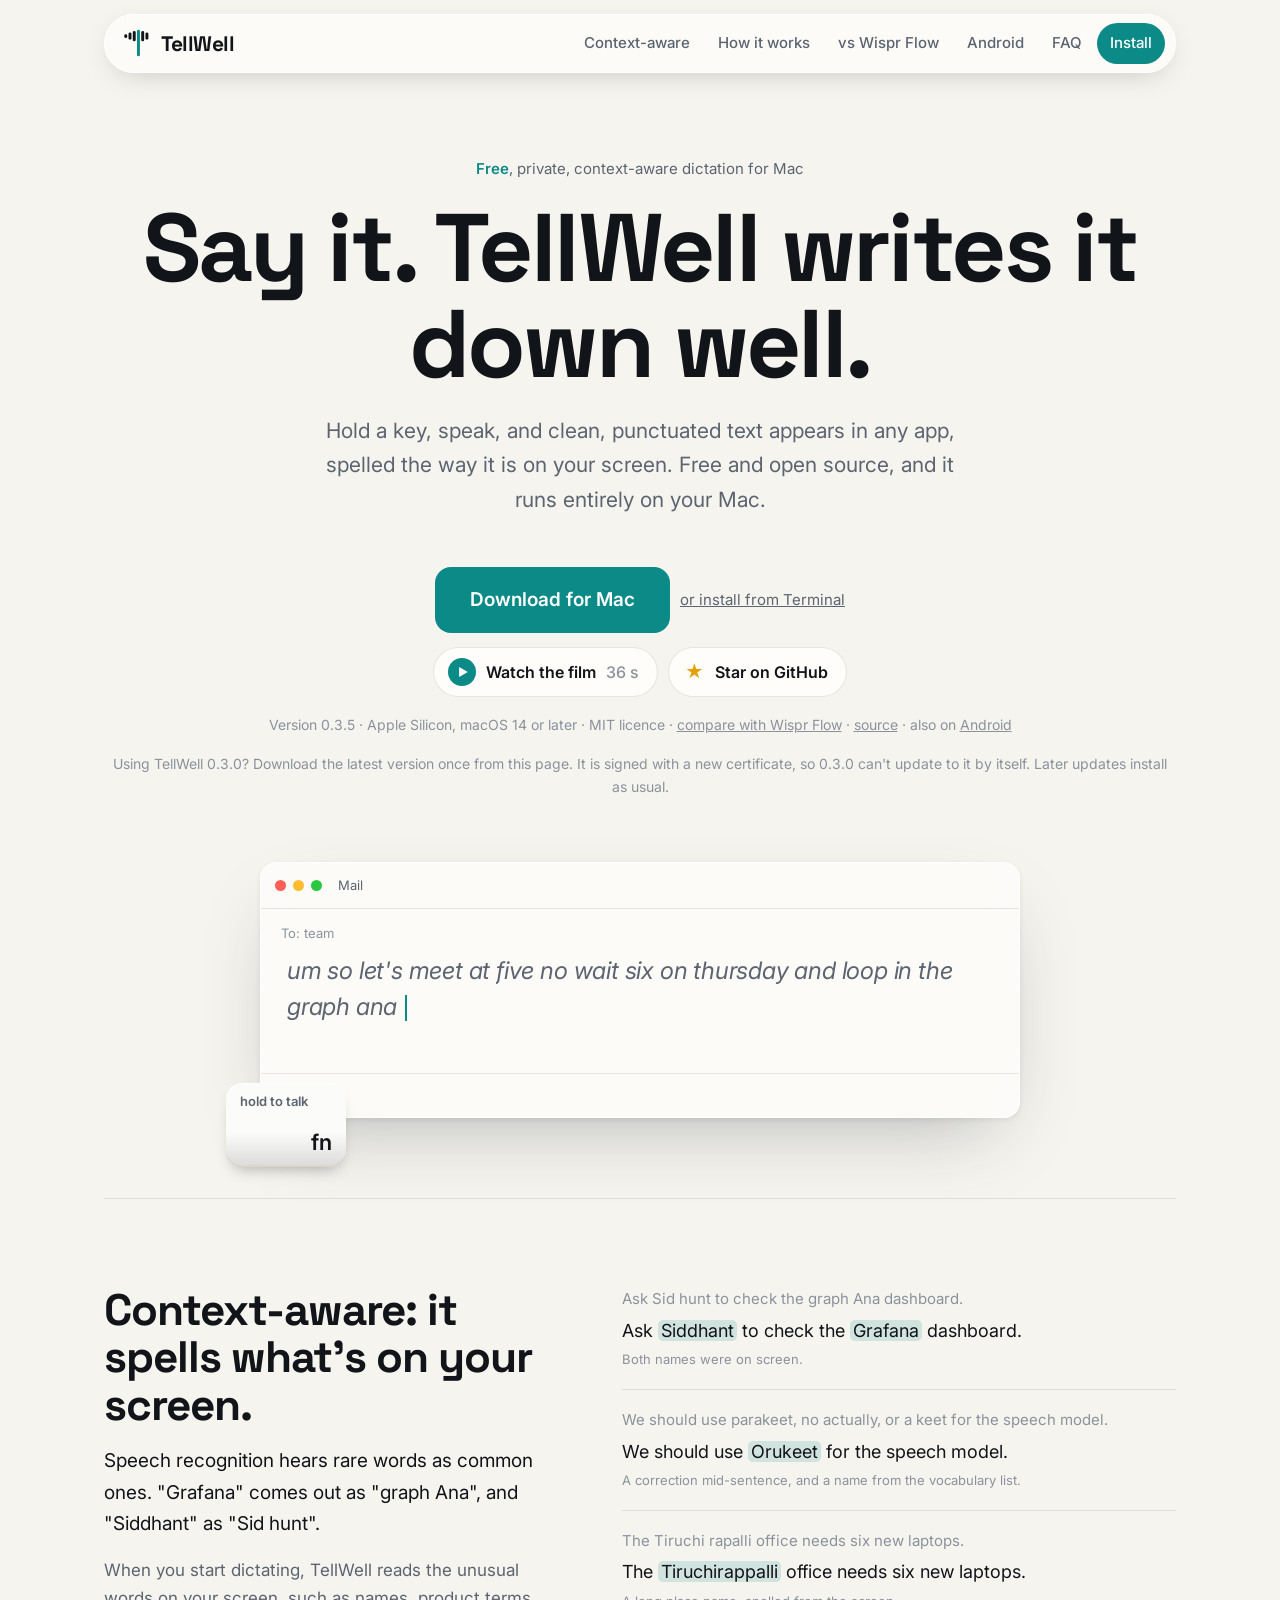
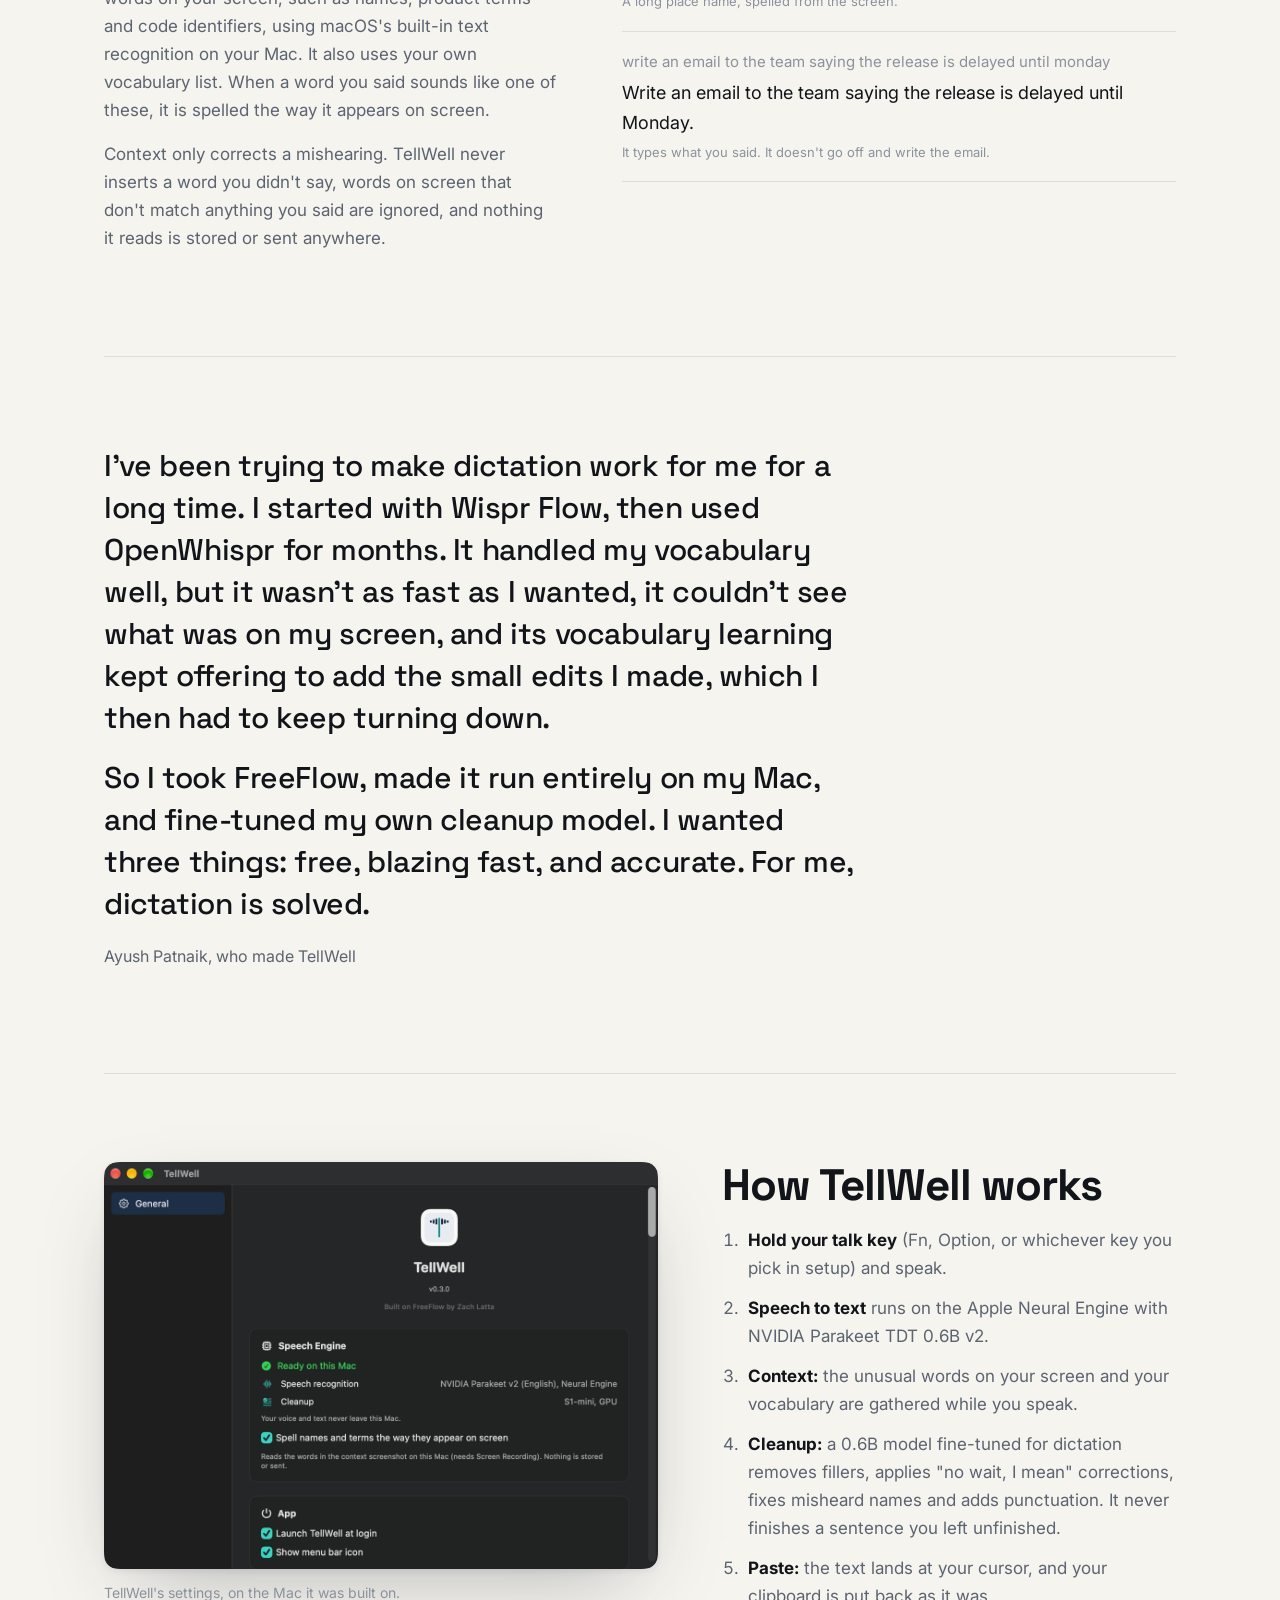
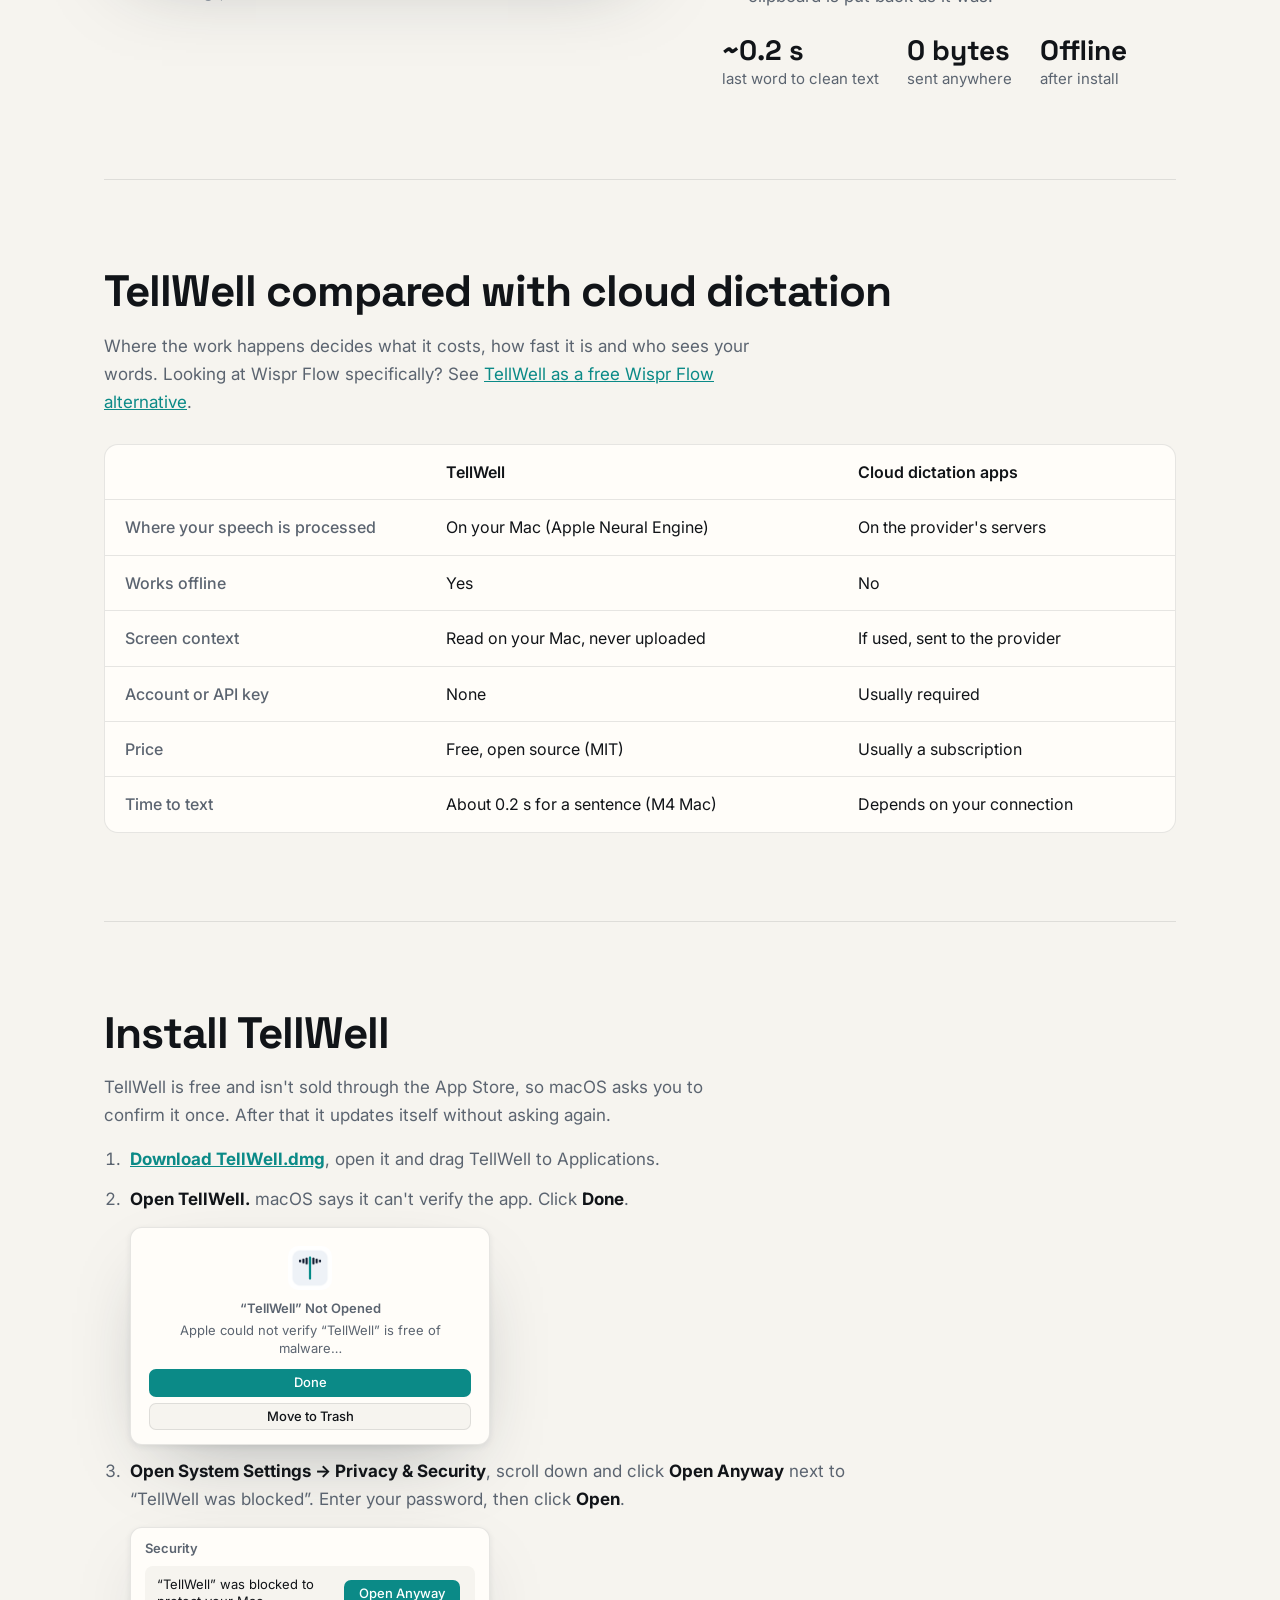
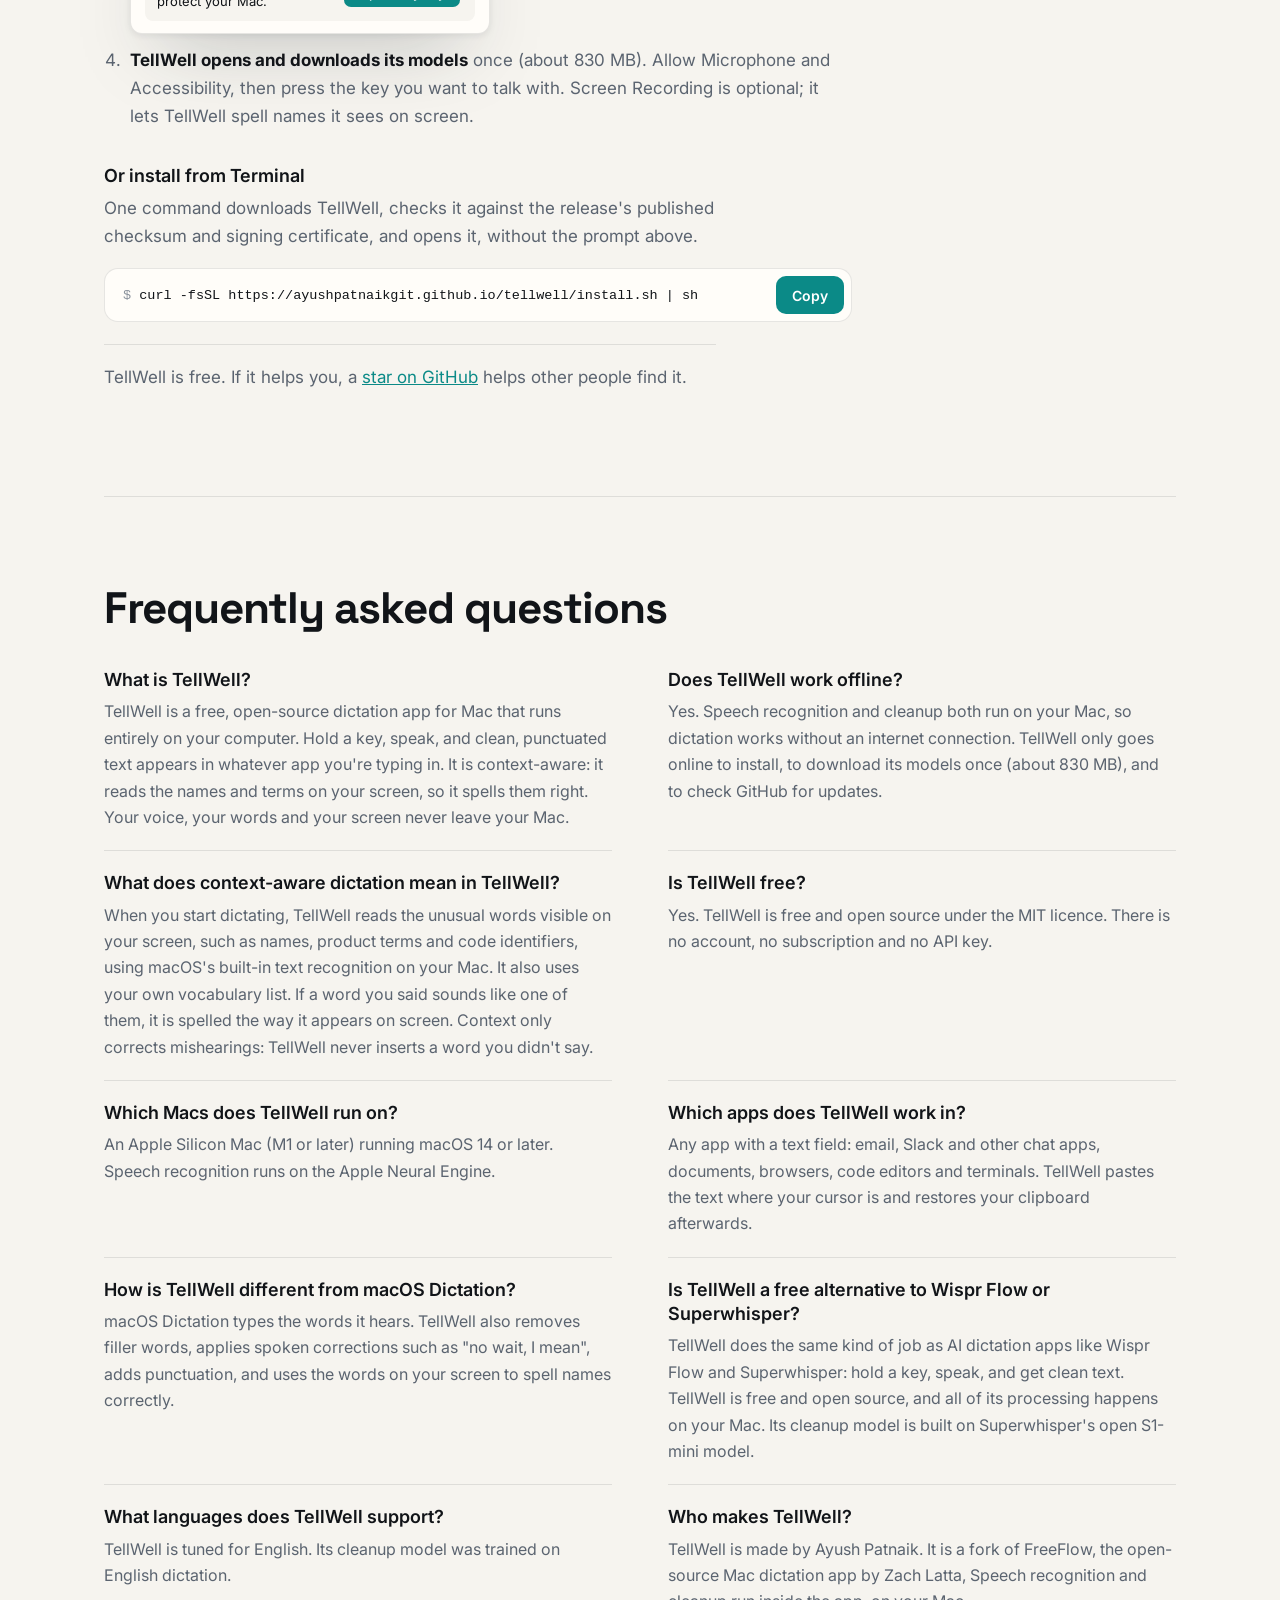
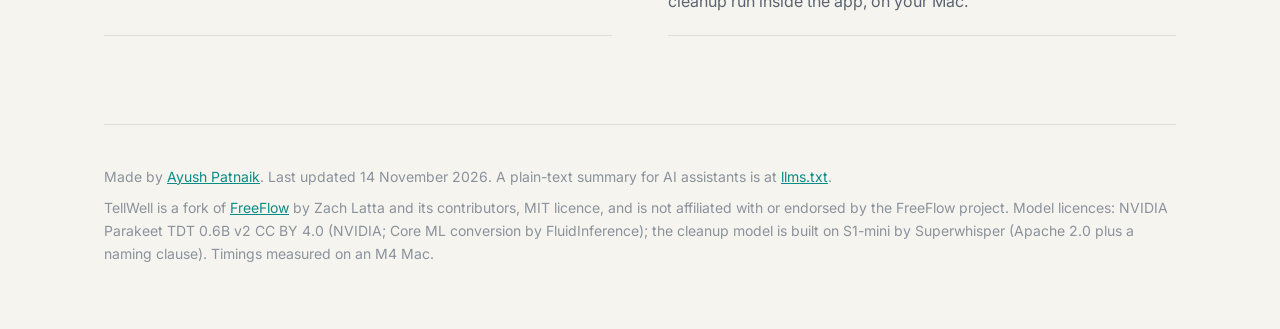
<file: docs/index.html>
<!doctype html>
<html lang="en">
<head>
<meta charset="utf-8">
<meta name="viewport" content="width=device-width, initial-scale=1">
<title>Free Speech to Text for Mac, Offline &amp; Context-Aware | TellWell</title>
<meta name="description" content="Free speech to text for Mac that runs offline. Hold a key, speak, and clean text appears in any app. Open source, context-aware, no account.">
<link rel="canonical" href="https://ayushpatnaikgit.github.io/tellwell/">
<meta property="og:type" content="website">
<meta property="og:site_name" content="TellWell">
<meta property="og:url" content="https://ayushpatnaikgit.github.io/tellwell/">
<meta property="og:title" content="Free Speech to Text for Mac, Offline &amp; Context-Aware | TellWell">
<meta property="og:description" content="Free speech to text for Mac that runs offline. Hold a key, speak, and clean text appears in any app. Open source, context-aware, no account.">
<meta property="og:image" content="https://ayushpatnaikgit.github.io/tellwell/og.png">
<meta property="og:image:width" content="1200">
<meta property="og:image:height" content="630">
<meta property="og:image:alt" content="TellWell: say it, and clean text appears. Free, private, context-aware dictation for Mac.">
<meta name="twitter:card" content="summary_large_image">
<meta name="twitter:title" content="Free Speech to Text for Mac, Offline &amp; Context-Aware | TellWell">
<meta name="twitter:description" content="Free speech to text for Mac that runs offline. Hold a key, speak, and clean text appears in any app. Open source, context-aware, no account.">
<meta name="twitter:image" content="https://ayushpatnaikgit.github.io/tellwell/og.png">
<meta name="author" content="Ayush Patnaik">
<meta name="theme-color" content="#0b8a87">
<script type="application/ld+json">
{
  "@context": "https://schema.org",
  "@type": "SoftwareApplication",
  "name": "TellWell",
  "url": "https://ayushpatnaikgit.github.io/tellwell/",
  "description": "TellWell is a free, open-source dictation app for Mac that runs entirely on your computer. Hold a key, speak, and clean, punctuated text appears in whatever app you're typing in. It is context-aware: it reads the names and terms on your screen, so it spells them right. Your voice, your words and your screen never leave your Mac.",
  "applicationCategory": "UtilitiesApplication",
  "applicationSubCategory": "Dictation",
  "operatingSystem": "macOS 14 or later (Apple Silicon)",
  "softwareVersion": "0.3.5",
  "dateModified": "2026-11-15",
  "isAccessibleForFree": true,
  "license": "https://opensource.org/license/mit",
  "offers": {
    "@type": "Offer",
    "price": "0",
    "priceCurrency": "USD"
  },
  "downloadUrl": "https://github.com/ayushpatnaikgit/tellwell/releases/latest/download/TellWell.dmg",
  "installUrl": "https://ayushpatnaikgit.github.io/tellwell/#install",
  "image": "https://ayushpatnaikgit.github.io/tellwell/og.png",
  "featureList": [
    "Offline speech-to-text on the Apple Neural Engine",
    "Context-aware: spells names and terms visible on your screen",
    "Custom vocabulary",
    "Removes filler words and applies spoken corrections",
    "Works in any app; restores your clipboard",
    "No account, subscription or API key"
  ],
  "author": {
    "@type": "Person",
    "name": "Ayush Patnaik",
    "url": "https://github.com/ayushpatnaikgit"
  },
  "isBasedOn": {
    "@type": "SoftwareApplication",
    "name": "FreeFlow",
    "url": "https://github.com/zachlatta/freeflow"
  },
  "sameAs": [
    "https://github.com/ayushpatnaikgit/tellwell"
  ]
}
</script>
<script type="application/ld+json">
{
  "@context": "https://schema.org",
  "@type": "FAQPage",
  "mainEntity": [
    {
      "@type": "Question",
      "name": "What is TellWell?",
      "acceptedAnswer": {
        "@type": "Answer",
        "text": "TellWell is a free, open-source dictation app for Mac that runs entirely on your computer. Hold a key, speak, and clean, punctuated text appears in whatever app you're typing in. It is context-aware: it reads the names and terms on your screen, so it spells them right. Your voice, your words and your screen never leave your Mac."
      }
    },
    {
      "@type": "Question",
      "name": "Does TellWell work offline?",
      "acceptedAnswer": {
        "@type": "Answer",
        "text": "Yes. Speech recognition and cleanup both run on your Mac, so dictation works without an internet connection. TellWell only goes online to install, to download its models once (about 830 MB), and to check GitHub for updates."
      }
    },
    {
      "@type": "Question",
      "name": "What does context-aware dictation mean in TellWell?",
      "acceptedAnswer": {
        "@type": "Answer",
        "text": "When you start dictating, TellWell reads the unusual words visible on your screen, such as names, product terms and code identifiers, using macOS's built-in text recognition on your Mac. It also uses your own vocabulary list. If a word you said sounds like one of them, it is spelled the way it appears on screen. Context only corrects mishearings: TellWell never inserts a word you didn't say."
      }
    },
    {
      "@type": "Question",
      "name": "Is TellWell free?",
      "acceptedAnswer": {
        "@type": "Answer",
        "text": "Yes. TellWell is free and open source under the MIT licence. There is no account, no subscription and no API key."
      }
    },
    {
      "@type": "Question",
      "name": "Which Macs does TellWell run on?",
      "acceptedAnswer": {
        "@type": "Answer",
        "text": "An Apple Silicon Mac (M1 or later) running macOS 14 or later. Speech recognition runs on the Apple Neural Engine."
      }
    },
    {
      "@type": "Question",
      "name": "Which apps does TellWell work in?",
      "acceptedAnswer": {
        "@type": "Answer",
        "text": "Any app with a text field: email, Slack and other chat apps, documents, browsers, code editors and terminals. TellWell pastes the text where your cursor is and restores your clipboard afterwards."
      }
    },
    {
      "@type": "Question",
      "name": "How is TellWell different from macOS Dictation?",
      "acceptedAnswer": {
        "@type": "Answer",
        "text": "macOS Dictation types the words it hears. TellWell also removes filler words, applies spoken corrections such as \"no wait, I mean\", adds punctuation, and uses the words on your screen to spell names correctly."
      }
    },
    {
      "@type": "Question",
      "name": "Is TellWell a free alternative to Wispr Flow or Superwhisper?",
      "acceptedAnswer": {
        "@type": "Answer",
        "text": "TellWell does the same kind of job as AI dictation apps like Wispr Flow and Superwhisper: hold a key, speak, and get clean text. TellWell is free and open source, and all of its processing happens on your Mac. Its cleanup model is built on Superwhisper's open S1-mini model."
      }
    },
    {
      "@type": "Question",
      "name": "What languages does TellWell support?",
      "acceptedAnswer": {
        "@type": "Answer",
        "text": "TellWell is tuned for English. Its cleanup model was trained on English dictation."
      }
    },
    {
      "@type": "Question",
      "name": "Who makes TellWell?",
      "acceptedAnswer": {
        "@type": "Answer",
        "text": "TellWell is made by Ayush Patnaik. It is a fork of FreeFlow, the open-source Mac dictation app by Zach Latta, Speech recognition and cleanup run inside the app, on your Mac."
      }
    }
  ]
}
</script>
<link rel="icon" href="favicon.svg" type="image/svg+xml">
<link rel="preconnect" href="https://fonts.googleapis.com">
<link rel="preconnect" href="https://fonts.gstatic.com" crossorigin>
<link href="https://fonts.googleapis.com/css2?family=Inter:wght@400;500;600&family=Space+Grotesk:wght@600;700&display=swap" rel="stylesheet">
<link rel="stylesheet" href="style.css">
<script type="application/ld+json">
{
  "@context": "https://schema.org",
  "@type": "VideoObject",
  "name": "Free Dictation App for Mac That Runs Locally | TellWell",
  "description": "TellWell is a free, open-source dictation app for Mac that runs completely locally. Hold a key, speak, and clean, punctuated text appears in any app.",
  "thumbnailUrl": "https://ayushpatnaikgit.github.io/tellwell/media/tellwell-film-poster.jpg",
  "uploadDate": "2026-11-14",
  "duration": "PT37S",
  "contentUrl": "https://ayushpatnaikgit.github.io/tellwell/media/tellwell-film.mp4",
  "embedUrl": "https://www.youtube.com/embed/Wg6OifYSCvk"
}
</script>
</head>
<body>
<div class="wrap">
  <header class="bar">
    <a class="brand" href="./" aria-label="TellWell home"><svg width="28" height="28" viewBox="10 8 82 86" aria-hidden="true"><rect class="mark-bar" x="12" y="24" width="9" height="12" rx="4.5"/><rect class="mark-bar" x="25" y="19" width="9" height="22" rx="4.5"/><rect class="mark-bar" x="38" y="14" width="9" height="32" rx="4.5"/><rect class="mark-stem" x="51" y="10" width="9" height="82" rx="4.5"/><rect class="mark-bar" x="64" y="14" width="9" height="32" rx="4.5"/><rect class="mark-bar" x="77" y="19" width="9" height="22" rx="4.5"/></svg>TellWell</a>
    <nav aria-label="Main">
      <a href="#context">Context-aware</a>
      <a href="#how">How it works</a>
      <a href="wispr-flow-alternative/">vs Wispr Flow</a>
      <a href="android/">Android</a>
      <a href="#faq">FAQ</a>
      <a class="nav-cta" href="#install">Install</a>
    </nav>
  </header>

  <main>
    <div class="hero">
      <p class="eyebrow"><b>Free</b>, private, context-aware dictation for Mac</p>
      <h1>Say it. TellWell writes it down well.</h1>
      <p class="lede">Hold a key, speak, and clean, punctuated text appears in any app, spelled the way it is on your screen.
        Free and open source, and it runs entirely on your Mac.</p>
      <div class="hero-actions">
        <a class="btn primary big" href="https://github.com/ayushpatnaikgit/tellwell/releases/latest/download/TellWell.dmg">Download for Mac</a>
        <a class="alt-install" href="#install">or install from Terminal</a>
      </div>
      <div class="hero-actions">
        <button class="watch" type="button" id="watch"><span aria-hidden="true">▶</span> Watch the film <span class="len">36 s</span></button>
        <a class="watch star" href="https://github.com/ayushpatnaikgit/tellwell"><span aria-hidden="true">★</span> Star on GitHub</a>
      </div>
      <dialog id="film" aria-label="TellWell film">
        <button class="close" type="button" id="film-close" aria-label="Close">✕</button>
        <video id="film-video" controls preload="none" playsinline width="1280" height="720">
          <source src="media/tellwell-film.mp4" type="video/mp4">
        </video>
        <p>Also on <a href="https://youtu.be/Wg6OifYSCvk">YouTube</a></p>
      </dialog>
      <p class="fine">Version 0.3.5 · Apple Silicon, macOS 14 or later · MIT licence ·
        <a href="wispr-flow-alternative/">compare with Wispr Flow</a> · <a href="https://github.com/ayushpatnaikgit/tellwell">source</a> ·
        also on <a href="android/">Android</a></p>
      <p class="fine">Using TellWell 0.3.0? Download the latest version once from this page. It is signed with a new certificate, so 0.3.0 can't update to it by itself. Later updates install as usual.</p>

      <div class="stage" id="stage" aria-label="Animated example: a spoken sentence is cleaned up as it is typed">
        <div class="window" id="win">
          <div class="titlebar"><span class="dots"><i></i><i></i><i></i></span><span id="app">Mail</span></div>
          <div class="field-label" id="label">To: team</div>
          <div class="field" id="field"><span class="clean">Let&#x27;s meet at 6 on Thursday and loop in the <mark>Grafana</mark> dashboard team.</span></div>
          <div class="statusbar"><span class="wave" aria-hidden="true"><i></i><i></i><i></i><i></i><i></i></span><span class="ctx-tag" id="ctx"></span></div>
        </div>
        <div class="key" id="key" aria-hidden="true"><span>hold to talk</span><span class="glyph">fn</span></div>
      </div>
    </div>

    <section id="context">
      <div class="split">
        <div class="prose">
          <h2>Context-aware: it spells what's on your screen.</h2>
          <p class="lead">Speech recognition hears rare words as common ones. "Grafana" comes out as "graph Ana", and
            "Siddhant" as "Sid hunt".</p>
          <p>When you start dictating, TellWell reads the unusual words on your screen, such as names, product terms and
            code identifiers, using macOS's built-in text recognition on your Mac. It also uses your own vocabulary list.
            When a word you said sounds like one of these, it is spelled the way it appears on screen.</p>
          <p>Context only corrects a mishearing. TellWell never inserts a word you didn't say, words on screen that don't
            match anything you said are ignored, and nothing it reads is stored or sent anywhere.</p>
        </div>
        <ul class="pairs" aria-label="Examples from TellWell's test suite">
          <li><p class="said">Ask Sid hunt to check the graph Ana dashboard.</p><p class="typed">Ask <mark>Siddhant</mark> to check the <mark>Grafana</mark> dashboard.</p><span class="why">Both names were on screen.</span></li>
          <li><p class="said">We should use parakeet, no actually, or a keet for the speech model.</p><p class="typed">We should use <mark>Orukeet</mark> for the speech model.</p><span class="why">A correction mid-sentence, and a name from the vocabulary list.</span></li>
          <li><p class="said">The Tiruchi rapalli office needs six new laptops.</p><p class="typed">The <mark>Tiruchirappalli</mark> office needs six new laptops.</p><span class="why">A long place name, spelled from the screen.</span></li>
          <li><p class="said">write an email to the team saying the release is delayed until monday</p><p class="typed">Write an email to the team saying the release is delayed until Monday.</p><span class="why">It types what you said. It doesn't go off and write the email.</span></li>
        </ul>
      </div>
    </section>

    <section id="why">
      <div class="note-block">
        <blockquote>
          <p>I've been trying to make dictation work for me for a long time. I started with Wispr Flow, then used
            OpenWhispr for months. It handled my vocabulary well, but it wasn't as fast as I wanted, it couldn't see
            what was on my screen, and its vocabulary learning kept offering to add the small edits I made, which I then
            had to keep turning down.</p>
          <p>So I took FreeFlow, made it run entirely on my Mac, and fine-tuned my own cleanup model. I wanted three
            things: free, blazing fast, and accurate. For me, dictation is solved.</p>
        </blockquote>
        <p class="signoff">Ayush Patnaik, who made TellWell</p>
      </div>
    </section>

    <section id="how">
      <div class="split flip">
        <figure class="shot">
          <img src="img/settings.png" width="1200" height="880" loading="lazy" alt="TellWell's settings window showing the speech engine ready on this Mac: speech recognition with NVIDIA Parakeet v2 on the Neural Engine, cleanup with S1-mini on the GPU, and the switch to spell names the way they appear on screen.">
          <figcaption>TellWell's settings, on the Mac it was built on.</figcaption>
        </figure>
        <div class="prose">
          <h2>How TellWell works</h2>
          <ol class="steps">
            <li><b>Hold your talk key</b> (Fn, Option, or whichever key you pick in setup) and speak.</li>
            <li><b>Speech to text</b> runs on the Apple Neural Engine with NVIDIA Parakeet TDT 0.6B v2.</li>
            <li><b>Context:</b> the unusual words on your screen and your vocabulary are gathered while you speak.</li>
            <li><b>Cleanup:</b> a 0.6B model fine-tuned for dictation removes fillers, applies "no wait, I mean"
              corrections, fixes misheard names and adds punctuation. It never finishes a sentence you left unfinished.</li>
            <li><b>Paste:</b> the text lands at your cursor, and your clipboard is put back as it was.</li>
          </ol>
          <ul class="numbers">
            <li><b>~0.2 s</b>last word to clean text</li>
            <li><b>0 bytes</b>sent anywhere</li>
            <li><b>Offline</b>after install</li>
          </ul>
        </div>
      </div>
    </section>

    <section id="compare">
      <h2>TellWell compared with cloud dictation</h2>
      <p class="sub">Where the work happens decides what it costs, how fast it is and who sees your words. Looking at Wispr
        Flow specifically? See <a href="wispr-flow-alternative/">TellWell as a free Wispr Flow alternative</a>.</p>
      <div class="table-wrap">
        <table>
          <thead><tr><th scope="col"></th><th scope="col">TellWell</th><th scope="col">Cloud dictation apps</th></tr></thead>
          <tbody>
            <tr><th scope="row">Where your speech is processed</th><td>On your Mac (Apple Neural Engine)</td><td>On the provider's servers</td></tr>
            <tr><th scope="row">Works offline</th><td>Yes</td><td>No</td></tr>
            <tr><th scope="row">Screen context</th><td>Read on your Mac, never uploaded</td><td>If used, sent to the provider</td></tr>
            <tr><th scope="row">Account or API key</th><td>None</td><td>Usually required</td></tr>
            <tr><th scope="row">Price</th><td>Free, open source (MIT)</td><td>Usually a subscription</td></tr>
            <tr><th scope="row">Time to text</th><td>About 0.2 s for a sentence (M4 Mac)</td><td>Depends on your connection</td></tr>
          </tbody>
        </table>
      </div>
    </section>

    <section id="install">
      <div class="prose">
        <h2>Install TellWell</h2>
        <p>TellWell is free and isn't sold through the App Store, so macOS asks you to confirm it once. After that it
          updates itself without asking again.</p>
        <ol class="steps mac-steps">
          <li><b><a href="https://github.com/ayushpatnaikgit/tellwell/releases/latest/download/TellWell.dmg">Download TellWell.dmg</a></b>, open it and drag TellWell to Applications.</li>
          <li><b>Open TellWell.</b> macOS says it can't verify the app. Click <b>Done</b>.
            <div class="mock mock-alert" aria-hidden="true">
              <div class="mock-icon"></div>
              <p class="mock-title">“TellWell” Not Opened</p>
              <p class="mock-text">Apple could not verify “TellWell” is free of malware…</p>
              <span class="mock-btn on">Done</span><span class="mock-btn">Move to Trash</span>
            </div>
          </li>
          <li><b>Open System Settings → Privacy &amp; Security</b>, scroll down and click <b>Open Anyway</b> next to
            “TellWell was blocked”. Enter your password, then click <b>Open</b>.
            <div class="mock mock-settings" aria-hidden="true">
              <p class="mock-head">Security</p>
              <div class="mock-row"><span>“TellWell” was blocked to protect your Mac.</span><span class="mock-btn on">Open Anyway</span></div>
            </div>
          </li>
          <li><b>TellWell opens and downloads its models</b> once (about 830 MB). Allow Microphone and Accessibility,
            then press the key you want to talk with. Screen Recording is optional; it lets TellWell spell names it sees on
            screen.</li>
        </ol>
        <h3 class="alt-head">Or install from Terminal</h3>
        <p>One command downloads TellWell, checks it against the release's published checksum and signing certificate,
          and opens it, without the prompt above.</p>
        <div class="cmd" style="margin: 18px 0 22px"><code id="cmd">curl -fsSL https://ayushpatnaikgit.github.io/tellwell/install.sh <span style="white-space: nowrap">| sh</span></code><button class="copy" type="button" data-copy="cmd">Copy</button></div>
        <p class="star-ask">TellWell is free. If it helps you, a <a href="https://github.com/ayushpatnaikgit/tellwell">star on GitHub</a> helps other people find it.</p>
      </div>
    </section>

    <section id="faq">
      <h2>Frequently asked questions</h2>
      <div class="faq">
        <div><h3>What is TellWell?</h3><p>TellWell is a free, open-source dictation app for Mac that runs entirely on your computer. Hold a key, speak, and clean, punctuated text appears in whatever app you&#x27;re typing in. It is context-aware: it reads the names and terms on your screen, so it spells them right. Your voice, your words and your screen never leave your Mac.</p></div>
        <div><h3>Does TellWell work offline?</h3><p>Yes. Speech recognition and cleanup both run on your Mac, so dictation works without an internet connection. TellWell only goes online to install, to download its models once (about 830 MB), and to check GitHub for updates.</p></div>
        <div><h3>What does context-aware dictation mean in TellWell?</h3><p>When you start dictating, TellWell reads the unusual words visible on your screen, such as names, product terms and code identifiers, using macOS&#x27;s built-in text recognition on your Mac. It also uses your own vocabulary list. If a word you said sounds like one of them, it is spelled the way it appears on screen. Context only corrects mishearings: TellWell never inserts a word you didn&#x27;t say.</p></div>
        <div><h3>Is TellWell free?</h3><p>Yes. TellWell is free and open source under the MIT licence. There is no account, no subscription and no API key.</p></div>
        <div><h3>Which Macs does TellWell run on?</h3><p>An Apple Silicon Mac (M1 or later) running macOS 14 or later. Speech recognition runs on the Apple Neural Engine.</p></div>
        <div><h3>Which apps does TellWell work in?</h3><p>Any app with a text field: email, Slack and other chat apps, documents, browsers, code editors and terminals. TellWell pastes the text where your cursor is and restores your clipboard afterwards.</p></div>
        <div><h3>How is TellWell different from macOS Dictation?</h3><p>macOS Dictation types the words it hears. TellWell also removes filler words, applies spoken corrections such as &quot;no wait, I mean&quot;, adds punctuation, and uses the words on your screen to spell names correctly.</p></div>
        <div><h3>Is TellWell a free alternative to Wispr Flow or Superwhisper?</h3><p>TellWell does the same kind of job as AI dictation apps like Wispr Flow and Superwhisper: hold a key, speak, and get clean text. TellWell is free and open source, and all of its processing happens on your Mac. Its cleanup model is built on Superwhisper&#x27;s open S1-mini model.</p></div>
        <div><h3>What languages does TellWell support?</h3><p>TellWell is tuned for English. Its cleanup model was trained on English dictation.</p></div>
        <div><h3>Who makes TellWell?</h3><p>TellWell is made by Ayush Patnaik. It is a fork of FreeFlow, the open-source Mac dictation app by Zach Latta, Speech recognition and cleanup run inside the app, on your Mac.</p></div>
      </div>
    </section>
  </main>

  <footer>
    <p>Made by <a href="https://github.com/ayushpatnaikgit">Ayush Patnaik</a>. Last updated
      <time datetime="2026-11-14">14 November 2026</time>. A plain-text summary for AI assistants is at
      <a href="llms.txt">llms.txt</a>.</p>
    <p>TellWell is a fork of <a href="https://github.com/zachlatta/freeflow">FreeFlow</a> by Zach Latta and its contributors,
      MIT licence, and is not affiliated with or endorsed by the FreeFlow project. Model licences: NVIDIA Parakeet TDT 0.6B v2
      CC BY 4.0 (NVIDIA; Core ML conversion by FluidInference); the cleanup model is built on S1-mini by Superwhisper (Apache 2.0 plus a naming clause). Timings measured
      on an M4 Mac.</p>
  </footer>
</div>
<script>
  document.querySelectorAll(".copy").forEach(function (button) {
    button.addEventListener("click", function () {
      var text = document.getElementById(button.dataset.copy).textContent;
      function done(ok) { button.textContent = ok ? "Copied" : "Select and copy"; setTimeout(function () { button.textContent = "Copy"; }, 1600); }
      if (navigator.clipboard) { navigator.clipboard.writeText(text).then(function () { done(true); }, function () { done(false); }); } else { done(false); }
    });
  });

  // The film opens in a dialog and plays; closing pauses it.
  (function () {
    var dlg = document.getElementById("film"), vid = document.getElementById("film-video");
    if (!dlg || !dlg.showModal) return;
    document.getElementById("watch").addEventListener("click", function () { dlg.showModal(); vid.play().catch(function () {}); });
    document.getElementById("film-close").addEventListener("click", function () { dlg.close(); });
    dlg.addEventListener("click", function (e) { if (e.target === dlg) dlg.close(); });
    dlg.addEventListener("close", function () { vid.pause(); });
  })();

  // The demo: press the key, type what was said, then clean it up the way TellWell does.
  (function () {
    if (window.matchMedia("(prefers-reduced-motion: reduce)").matches) return;
    var SCENES = [{"app": "Mail", "label": "To: team", "ctx": "Seen on screen: Grafana", "tokens": [["um", ""], ["so", ""], ["let's", "Let's"], ["meet", "meet"], ["at", "at"], ["five", ""], ["no", ""], ["wait", ""], ["six", "6"], ["on", "on"], ["thursday", "Thursday"], ["and", "and"], ["loop", "loop"], ["in", "in"], ["the", "the"], ["graph ana", "Grafana", "ctx"], ["dashboard", "dashboard"], ["team", "team."]]}, {"app": "Messages", "label": "To: Priya", "ctx": null, "tokens": [["can", "Can"], ["you", "you"], ["can", ""], ["you", ""], ["send", "send"], ["me", "me"], ["the", "the"], ["the", ""], ["slides", "slides"], ["from", "from"], ["yesterday's", "yesterday's"], ["talk", "talk?"]]}, {"app": "Notes", "label": "Deploy checklist", "ctx": "Seen on screen: OAuth", "tokens": [["use", "Use"], ["kubectl", "kubectl"], ["get", "get"], ["pods", "pods"], ["dash n", "-n", "ctx"], ["staging", "staging"], ["to", "to"], ["check", "check"], ["if", "if"], ["the", "the"], ["oauth", "OAuth", "ctx"], ["proxy", "proxy"], ["restarted", "restarted."]]}];
    var stage = document.getElementById("stage"), key = document.getElementById("key");
    var field = document.getElementById("field"), app = document.getElementById("app"), label = document.getElementById("label");
    var ctx = document.getElementById("ctx");
    function wait(ms) { return new Promise(function (r) { setTimeout(r, ms); }); }
    function el(tag, cls, text) { var e = document.createElement(tag); if (cls) e.className = cls; if (text != null) e.textContent = text; return e; }

    async function play(scene) {
      app.textContent = scene.app; label.textContent = scene.label; ctx.textContent = scene.ctx || ""; ctx.classList.remove("show");
      field.textContent = "";
      var line = el("span", "raw"), caret = el("span", "caret"), toks = [];
      field.appendChild(line); field.appendChild(caret);
      await wait(500);
      key.classList.add("down"); stage.classList.add("listening");
      for (var i = 0; i < scene.tokens.length; i++) {
        var t = scene.tokens[i], tok = el("span", "tok");
        tok.appendChild(el("span", "old", t[0])); tok.appendChild(el("span", "new", t[1]));
        if (t[2] === "ctx") tok.classList.add("ctx");
        line.appendChild(tok); line.appendChild(document.createTextNode(" "));
        toks.push([tok, t]);
        await wait(110 + Math.random() * 90);
      }
      await wait(350);
      key.classList.remove("down"); stage.classList.remove("listening");
      await wait(300);
      line.className = "clean";
      if (scene.ctx) ctx.classList.add("show");
      for (var j = 0; j < toks.length; j++) {
        var tk = toks[j][0], tt = toks[j][1];
        if (!tt[1]) { tk.classList.add("drop"); (function (x) { setTimeout(function () { x.classList.add("gone"); if (x.nextSibling) x.nextSibling.remove(); }, 380); })(tk); }
        else if (tt[1] !== tt[0]) tk.classList.add("swapped");
        await wait(45);
      }
      await wait(3200);
    }

    async function loop() { for (var n = 0; ; n = (n + 1) % SCENES.length) await play(SCENES[n]); }
    loop();

  })();
</script>
</body>
</html>
</file>
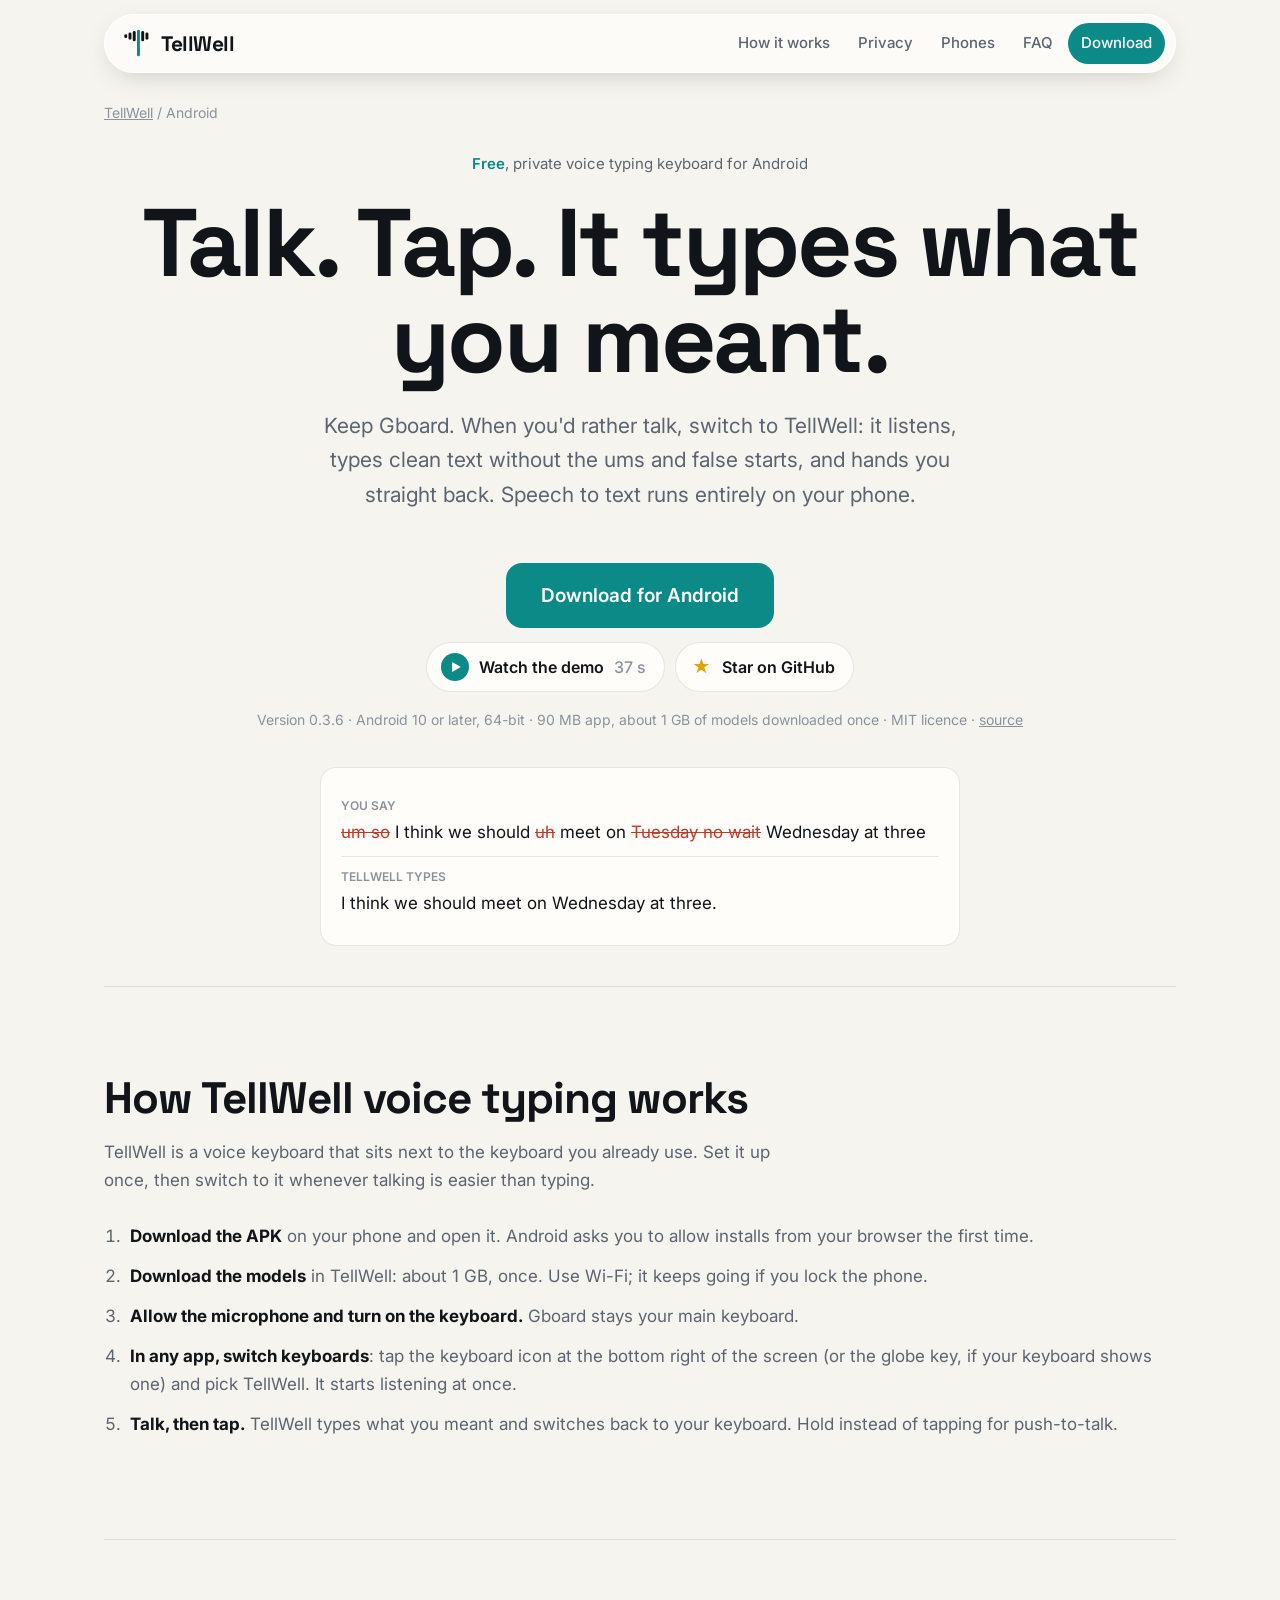
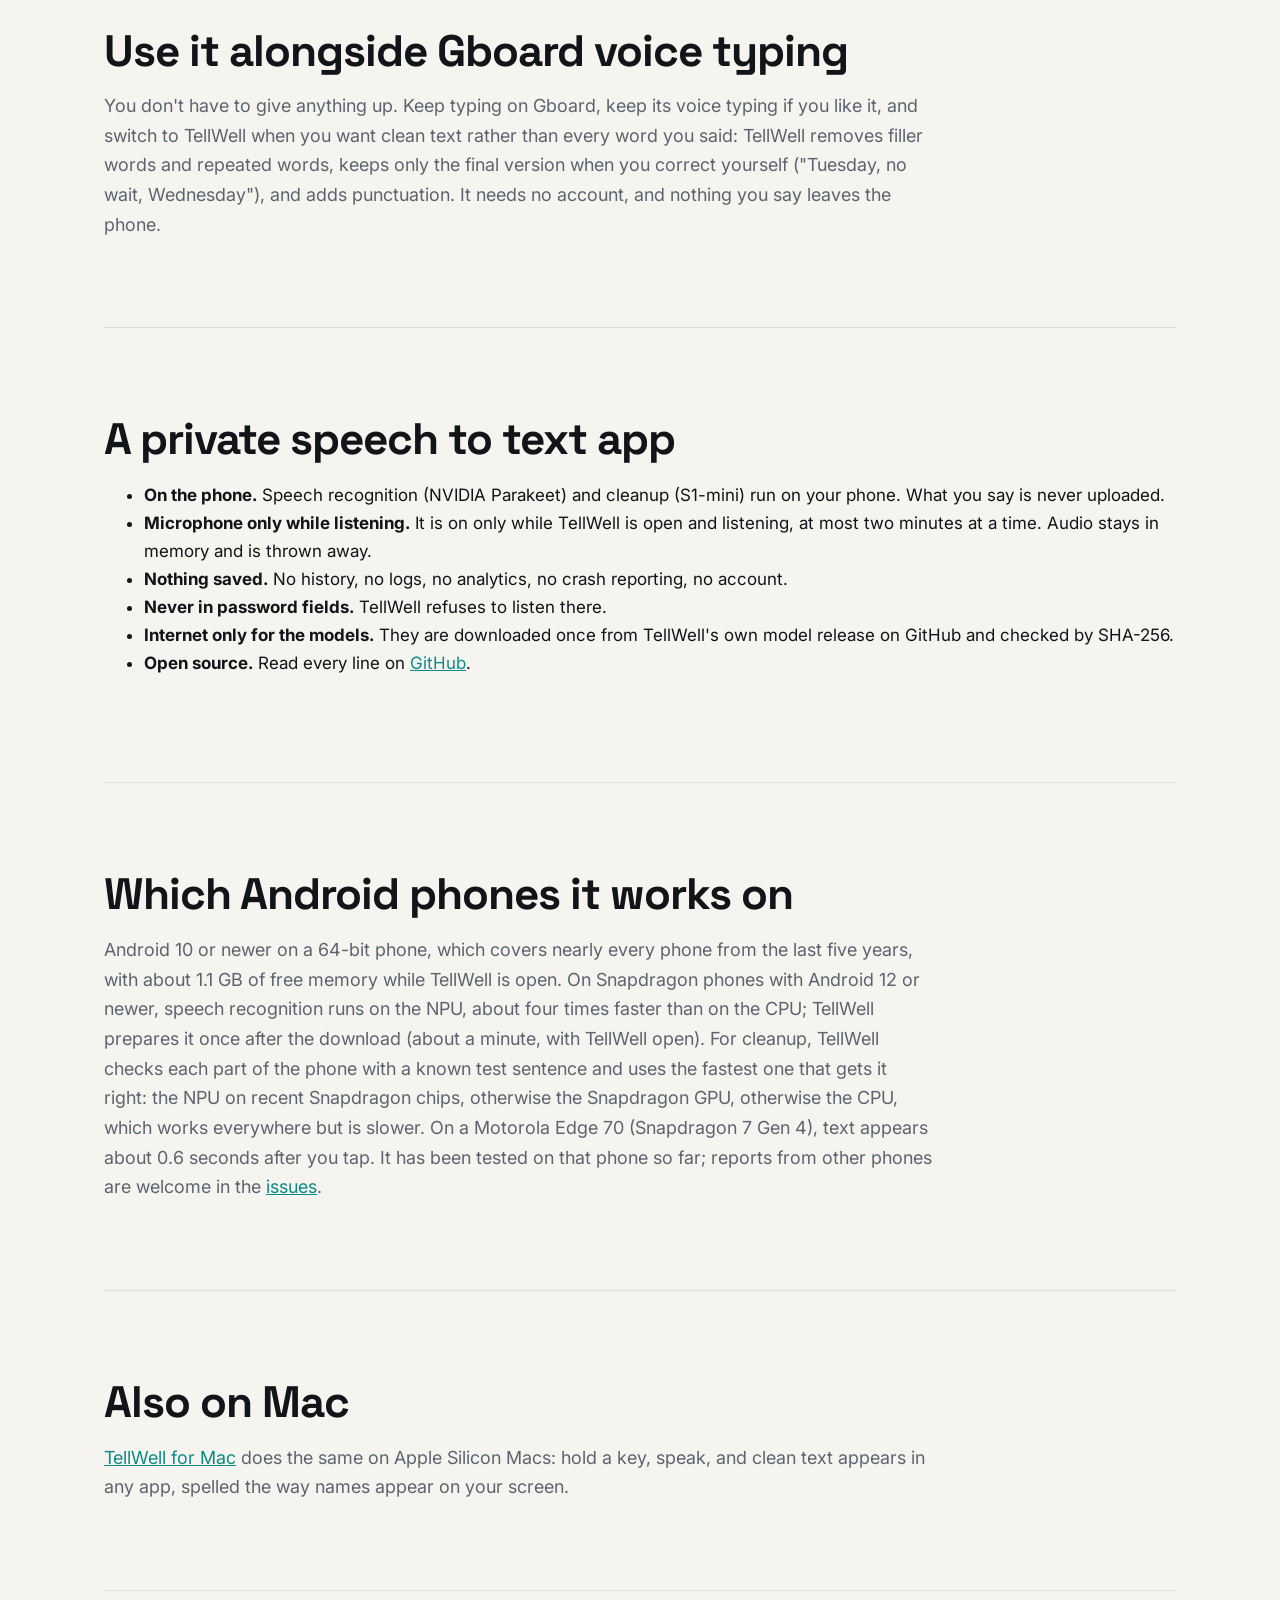
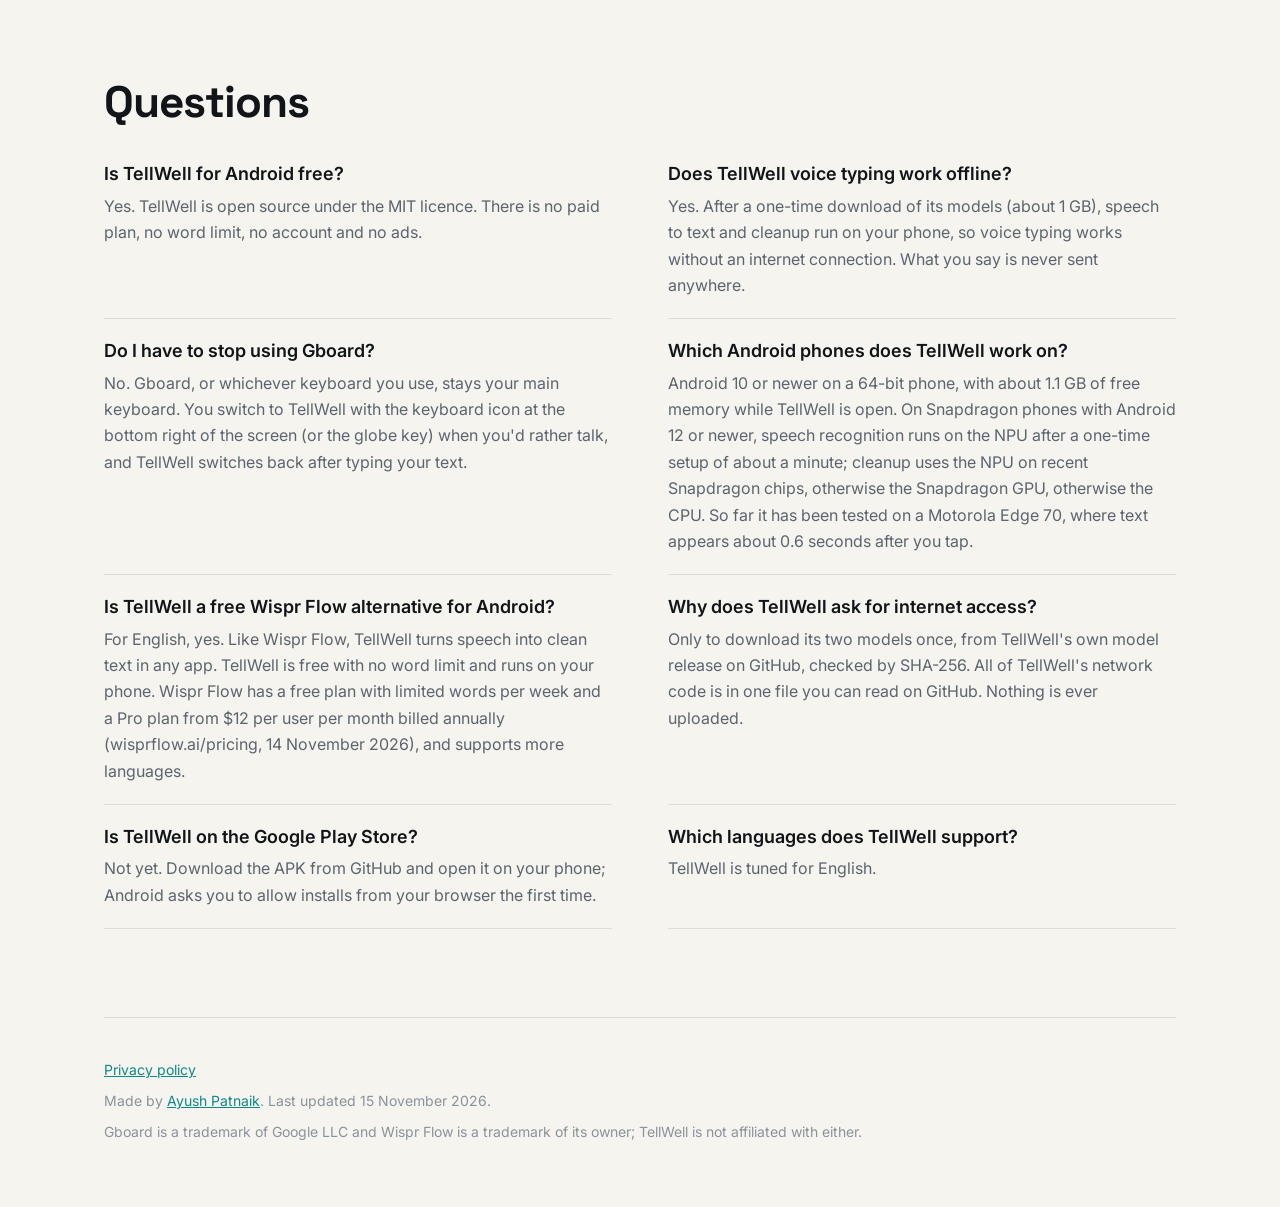
<file: docs/android/index.html>
<!doctype html>
<html lang="en">
<head>
<meta charset="utf-8">
<meta name="viewport" content="width=device-width, initial-scale=1">
<title>Free Voice Typing Keyboard for Android, Private | TellWell</title>
<meta name="description" content="TellWell is a free voice typing keyboard for Android. Speech to text runs on your phone, drops the ums, and hands you back to Gboard. No account.">
<link rel="canonical" href="https://ayushpatnaikgit.github.io/tellwell/android/">
<meta property="og:type" content="website">
<meta property="og:site_name" content="TellWell">
<meta property="og:url" content="https://ayushpatnaikgit.github.io/tellwell/android/">
<meta property="og:title" content="Free Voice Typing Keyboard for Android, Private | TellWell">
<meta property="og:description" content="TellWell is a free voice typing keyboard for Android. Speech to text runs on your phone, drops the ums, and hands you back to Gboard. No account.">
<meta property="og:image" content="https://ayushpatnaikgit.github.io/tellwell/og.png">
<meta property="og:image:width" content="1200">
<meta property="og:image:height" content="630">
<meta name="twitter:card" content="summary_large_image">
<meta name="twitter:title" content="Free Voice Typing Keyboard for Android, Private | TellWell">
<meta name="twitter:description" content="TellWell is a free voice typing keyboard for Android. Speech to text runs on your phone, drops the ums, and hands you back to Gboard. No account.">
<meta name="twitter:image" content="https://ayushpatnaikgit.github.io/tellwell/og.png">
<meta name="author" content="Ayush Patnaik">
<meta name="theme-color" content="#0b8a87">
<link rel="icon" href="../favicon.svg" type="image/svg+xml">
<link rel="preconnect" href="https://fonts.googleapis.com">
<link rel="preconnect" href="https://fonts.gstatic.com" crossorigin>
<link href="https://fonts.googleapis.com/css2?family=Inter:wght@400;500;600&family=Space+Grotesk:wght@600;700&display=swap" rel="stylesheet">
<link rel="stylesheet" href="../style.css">
<script type="application/ld+json">
{
  "@context": "https://schema.org",
  "@type": "SoftwareApplication",
  "name": "TellWell for Android",
  "alternateName": "TellWell",
  "description": "A free, open-source voice typing keyboard for Android. Speech to text and cleanup run on the phone; it removes filler words, applies spoken corrections and hands you back to your usual keyboard.",
  "url": "https://ayushpatnaikgit.github.io/tellwell/android/",
  "downloadUrl": "https://github.com/ayushpatnaikgit/tellwell-android/releases/latest/download/TellWell.apk",
  "softwareVersion": "0.3.6",
  "operatingSystem": "Android 10 or later (64-bit)",
  "applicationCategory": "UtilitiesApplication",
  "fileSize": "90 MB",
  "isAccessibleForFree": true,
  "license": "https://opensource.org/licenses/MIT",
  "offers": { "@type": "Offer", "price": "0", "priceCurrency": "USD" },
  "author": { "@type": "Person", "name": "Ayush Patnaik", "url": "https://github.com/ayushpatnaikgit" },
  "sameAs": ["https://github.com/ayushpatnaikgit/tellwell-android"]
}
</script>
<script type="application/ld+json">
{
  "@context": "https://schema.org",
  "@type": "BreadcrumbList",
  "itemListElement": [
    { "@type": "ListItem", "position": 1, "name": "TellWell", "item": "https://ayushpatnaikgit.github.io/tellwell/" },
    { "@type": "ListItem", "position": 2, "name": "TellWell for Android", "item": "https://ayushpatnaikgit.github.io/tellwell/android/" }
  ]
}
</script>
<script type="application/ld+json">
{
  "@context": "https://schema.org",
  "@type": "VideoObject",
  "name": "How TellWell voice typing works on Android",
  "description": "A 37-second demo of TellWell for Android: set it up once, switch to TellWell, talk, and tap. It types what you meant and switches back to your keyboard.",
  "thumbnailUrl": "https://ayushpatnaikgit.github.io/tellwell/media/tellwell-android-demo-poster.jpg",
  "uploadDate": "2026-11-15",
  "duration": "PT37S",
  "contentUrl": "https://ayushpatnaikgit.github.io/tellwell/media/tellwell-android-demo.mp4"
}
</script>
<script type="application/ld+json">
{
  "@context": "https://schema.org",
  "@type": "FAQPage",
  "mainEntity": [
    {
      "@type": "Question",
      "name": "Is TellWell for Android free?",
      "acceptedAnswer": { "@type": "Answer", "text": "Yes. TellWell is open source under the MIT licence. There is no paid plan, no word limit, no account and no ads." }
    },
    {
      "@type": "Question",
      "name": "Does TellWell voice typing work offline?",
      "acceptedAnswer": { "@type": "Answer", "text": "Yes. After a one-time download of its models (about 1 GB), speech to text and cleanup run on your phone, so voice typing works without an internet connection. What you say is never sent anywhere." }
    },
    {
      "@type": "Question",
      "name": "Do I have to stop using Gboard?",
      "acceptedAnswer": { "@type": "Answer", "text": "No. Gboard, or whichever keyboard you use, stays your main keyboard. You switch to TellWell with the keyboard icon at the bottom right of the screen (or the globe key) when you'd rather talk, and TellWell switches back after typing your text." }
    },
    {
      "@type": "Question",
      "name": "Which Android phones does TellWell work on?",
      "acceptedAnswer": { "@type": "Answer", "text": "Android 10 or newer on a 64-bit phone, with about 1.1 GB of free memory while TellWell is open. On Snapdragon phones with Android 12 or newer, speech recognition runs on the NPU after a one-time setup of about a minute; cleanup uses the NPU on recent Snapdragon chips, otherwise the Snapdragon GPU, otherwise the CPU. So far it has been tested on a Motorola Edge 70, where text appears about 0.6 seconds after you tap." }
    },
    {
      "@type": "Question",
      "name": "Is TellWell a free Wispr Flow alternative for Android?",
      "acceptedAnswer": { "@type": "Answer", "text": "For English, yes. Like Wispr Flow, TellWell turns speech into clean text in any app. TellWell is free with no word limit and runs on your phone. Wispr Flow has a free plan with limited words per week and a Pro plan from $12 per user per month billed annually (wisprflow.ai/pricing, 14 November 2026), and supports more languages." }
    },
    {
      "@type": "Question",
      "name": "Why does TellWell ask for internet access?",
      "acceptedAnswer": { "@type": "Answer", "text": "Only to download its two models once, from TellWell's own model release on GitHub, checked by SHA-256. All of TellWell's network code is in one file you can read on GitHub. Nothing is ever uploaded." }
    },
    {
      "@type": "Question",
      "name": "Is TellWell on the Google Play Store?",
      "acceptedAnswer": { "@type": "Answer", "text": "Not yet. Download the APK from GitHub and open it on your phone; Android asks you to allow installs from your browser the first time." }
    },
    {
      "@type": "Question",
      "name": "Which languages does TellWell support?",
      "acceptedAnswer": { "@type": "Answer", "text": "TellWell is tuned for English." }
    }
  ]
}
</script>
</head>
<body>
<div class="wrap">
  <header class="bar">
    <a class="brand" href="../" aria-label="TellWell home"><svg width="28" height="28" viewBox="10 8 82 86" aria-hidden="true"><rect class="mark-bar" x="12" y="24" width="9" height="12" rx="4.5"/><rect class="mark-bar" x="25" y="19" width="9" height="22" rx="4.5"/><rect class="mark-bar" x="38" y="14" width="9" height="32" rx="4.5"/><rect class="mark-stem" x="51" y="10" width="9" height="82" rx="4.5"/><rect class="mark-bar" x="64" y="14" width="9" height="32" rx="4.5"/><rect class="mark-bar" x="77" y="19" width="9" height="22" rx="4.5"/></svg>TellWell</a>
    <nav aria-label="Main">
      <a href="#how">How it works</a>
      <a href="#private">Privacy</a>
      <a href="#phones">Phones</a>
      <a href="#faq">FAQ</a>
      <a class="nav-cta" href="https://github.com/ayushpatnaikgit/tellwell-android/releases/latest/download/TellWell.apk">Download</a>
    </nav>
  </header>

  <main>
    <p class="crumbs"><a href="../">TellWell</a> / Android</p>
    <div class="hero" style="padding-top: 28px">
      <p class="eyebrow"><b>Free</b>, private voice typing keyboard for Android</p>
      <h1>Talk. Tap. It types what you meant.</h1>
      <p class="lede">Keep Gboard. When you'd rather talk, switch to TellWell: it listens, types clean text without
        the ums and false starts, and hands you straight back. Speech to text runs entirely on your phone.</p>
      <div class="hero-actions">
        <a class="btn primary big" href="https://github.com/ayushpatnaikgit/tellwell-android/releases/latest/download/TellWell.apk">Download for Android</a>
      </div>
      <div class="hero-actions">
        <button class="watch" type="button" id="watch"><span aria-hidden="true">▶</span> Watch the demo <span class="len">37 s</span></button>
        <a class="watch star" href="https://github.com/ayushpatnaikgit/tellwell-android"><span aria-hidden="true">★</span> Star on GitHub</a>
      </div>
      <dialog id="film" class="portrait" aria-label="TellWell for Android demo">
        <button class="close" type="button" id="film-close" aria-label="Close">✕</button>
        <video id="film-video" controls preload="none" playsinline width="1080" height="1920" poster="../media/tellwell-android-demo-poster.jpg">
          <source src="../media/tellwell-android-demo.mp4" type="video/mp4">
        </video>
      </dialog>
      <p class="fine">Version 0.3.6 · Android 10 or later, 64-bit · 90 MB app, about 1 GB of models downloaded once ·
        MIT licence · <a href="https://github.com/ayushpatnaikgit/tellwell-android">source</a></p>
      <div class="demo" aria-label="Example of a dictation being cleaned up" style="margin-top: 36px; text-align: left; max-width: 640px">
        <div class="row"><small>YOU SAY</small><s>um so</s> I think we should <s>uh</s> meet on <s>Tuesday no wait</s> Wednesday at three</div>
        <div class="row"><small>TELLWELL TYPES</small>I think we should meet on Wednesday at three.</div>
      </div>
    </div>

    <section id="how">
      <h2>How TellWell voice typing works</h2>
      <p class="sub">TellWell is a voice keyboard that sits next to the keyboard you already use. Set it up once, then
        switch to it whenever talking is easier than typing.</p>
      <ol class="steps">
        <li><b>Download the APK</b> on your phone and open it. Android asks you to allow installs from your browser the
          first time.</li>
        <li><b>Download the models</b> in TellWell: about 1 GB, once. Use Wi-Fi; it keeps going if you lock the phone.</li>
        <li><b>Allow the microphone and turn on the keyboard.</b> Gboard stays your main keyboard.</li>
        <li><b>In any app, switch keyboards</b>: tap the keyboard icon at the bottom right of the screen (or the globe key, if your keyboard shows one) and pick TellWell. It
          starts listening at once.</li>
        <li><b>Talk, then tap.</b> TellWell types what you meant and switches back to your keyboard. Hold instead of
          tapping for push-to-talk.</li>
      </ol>
    </section>

    <section id="gboard">
      <h2>Use it alongside Gboard voice typing</h2>
      <p class="answer">You don't have to give anything up. Keep typing on Gboard, keep its voice typing if you like it,
        and switch to TellWell when you want clean text rather than every word you said: TellWell removes filler words
        and repeated words, keeps only the final version when you correct yourself ("Tuesday, no wait, Wednesday"), and
        adds punctuation. It needs no account, and nothing you say leaves the phone.</p>
    </section>

    <section id="private">
      <h2>A private speech to text app</h2>
      <ul class="steps" style="list-style: disc">
        <li><b>On the phone.</b> Speech recognition (NVIDIA Parakeet) and cleanup (S1-mini) run on your phone. What you
          say is never uploaded.</li>
        <li><b>Microphone only while listening.</b> It is on only while TellWell is open and listening, at most two
          minutes at a time. Audio stays in memory and is thrown away.</li>
        <li><b>Nothing saved.</b> No history, no logs, no analytics, no crash reporting, no account.</li>
        <li><b>Never in password fields.</b> TellWell refuses to listen there.</li>
        <li><b>Internet only for the models.</b> They are downloaded once from TellWell's own model release on
          GitHub and checked by SHA-256.</li>
        <li><b>Open source.</b> Read every line on <a href="https://github.com/ayushpatnaikgit/tellwell-android">GitHub</a>.</li>
      </ul>
    </section>

    <section id="phones">
      <h2>Which Android phones it works on</h2>
      <p class="answer">Android 10 or newer on a 64-bit phone, which covers nearly every phone from the last five years,
        with about 1.1 GB of free memory while TellWell is open. On Snapdragon phones with Android 12 or newer, speech
        recognition runs on the NPU, about four times faster than on the CPU; TellWell prepares it once after the download
        (about a minute, with TellWell open). For cleanup, TellWell checks each part of the phone with a known test sentence
        and uses the fastest one that gets it right: the NPU on recent Snapdragon chips, otherwise the Snapdragon GPU,
        otherwise the CPU, which works everywhere but is slower. On a Motorola Edge 70 (Snapdragon 7 Gen 4), text appears
        about 0.6 seconds after you tap. It has been tested on that phone so far; reports from other phones are
        welcome in the <a href="https://github.com/ayushpatnaikgit/tellwell-android/issues">issues</a>.</p>
    </section>

    <section id="mac">
      <h2>Also on Mac</h2>
      <p class="answer"><a href="../">TellWell for Mac</a> does the same on Apple Silicon Macs: hold a key, speak, and
        clean text appears in any app, spelled the way names appear on your screen.</p>
    </section>

    <section id="faq">
      <h2>Questions</h2>
      <div class="faq">
        <div><h3>Is TellWell for Android free?</h3><p>Yes. TellWell is open source under the MIT licence. There is no paid plan, no word limit, no account and no ads.</p></div>
        <div><h3>Does TellWell voice typing work offline?</h3><p>Yes. After a one-time download of its models (about 1 GB), speech to text and cleanup run on your phone, so voice typing works without an internet connection. What you say is never sent anywhere.</p></div>
        <div><h3>Do I have to stop using Gboard?</h3><p>No. Gboard, or whichever keyboard you use, stays your main keyboard. You switch to TellWell with the keyboard icon at the bottom right of the screen (or the globe key) when you'd rather talk, and TellWell switches back after typing your text.</p></div>
        <div><h3>Which Android phones does TellWell work on?</h3><p>Android 10 or newer on a 64-bit phone, with about 1.1 GB of free memory while TellWell is open. On Snapdragon phones with Android 12 or newer, speech recognition runs on the NPU after a one-time setup of about a minute; cleanup uses the NPU on recent Snapdragon chips, otherwise the Snapdragon GPU, otherwise the CPU. So far it has been tested on a Motorola Edge 70, where text appears about 0.6 seconds after you tap.</p></div>
        <div><h3>Is TellWell a free Wispr Flow alternative for Android?</h3><p>For English, yes. Like Wispr Flow, TellWell turns speech into clean text in any app. TellWell is free with no word limit and runs on your phone. Wispr Flow has a free plan with limited words per week and a Pro plan from $12 per user per month billed annually (wisprflow.ai/pricing, 14 November 2026), and supports more languages.</p></div>
        <div><h3>Why does TellWell ask for internet access?</h3><p>Only to download its two models once, from TellWell's own model release on GitHub, checked by SHA-256. All of TellWell's network code is in one file you can read on GitHub. Nothing is ever uploaded.</p></div>
        <div><h3>Is TellWell on the Google Play Store?</h3><p>Not yet. Download the APK from GitHub and open it on your phone; Android asks you to allow installs from your browser the first time.</p></div>
        <div><h3>Which languages does TellWell support?</h3><p>TellWell is tuned for English.</p></div>
      </div>
    </section>
  </main>

  <footer>
    <p><a href="privacy/">Privacy policy</a></p>
    <p>Made by <a href="https://github.com/ayushpatnaikgit">Ayush Patnaik</a>. Last updated
      <time datetime="2026-11-15">15 November 2026</time>.</p>
    <p>Gboard is a trademark of Google LLC and Wispr Flow is a trademark of its owner; TellWell is not affiliated with
      either.</p>
  </footer>
</div>
<script>
  // The demo opens in a dialog and plays; closing pauses it.
  (function () {
    var dlg = document.getElementById("film"), vid = document.getElementById("film-video");
    if (!dlg || !dlg.showModal) return;
    document.getElementById("watch").addEventListener("click", function () { dlg.showModal(); vid.play().catch(function () {}); });
    document.getElementById("film-close").addEventListener("click", function () { dlg.close(); });
    dlg.addEventListener("click", function (e) { if (e.target === dlg) dlg.close(); });
    dlg.addEventListener("close", function () { vid.pause(); });
  })();
</script>
</body>
</html>
</file>
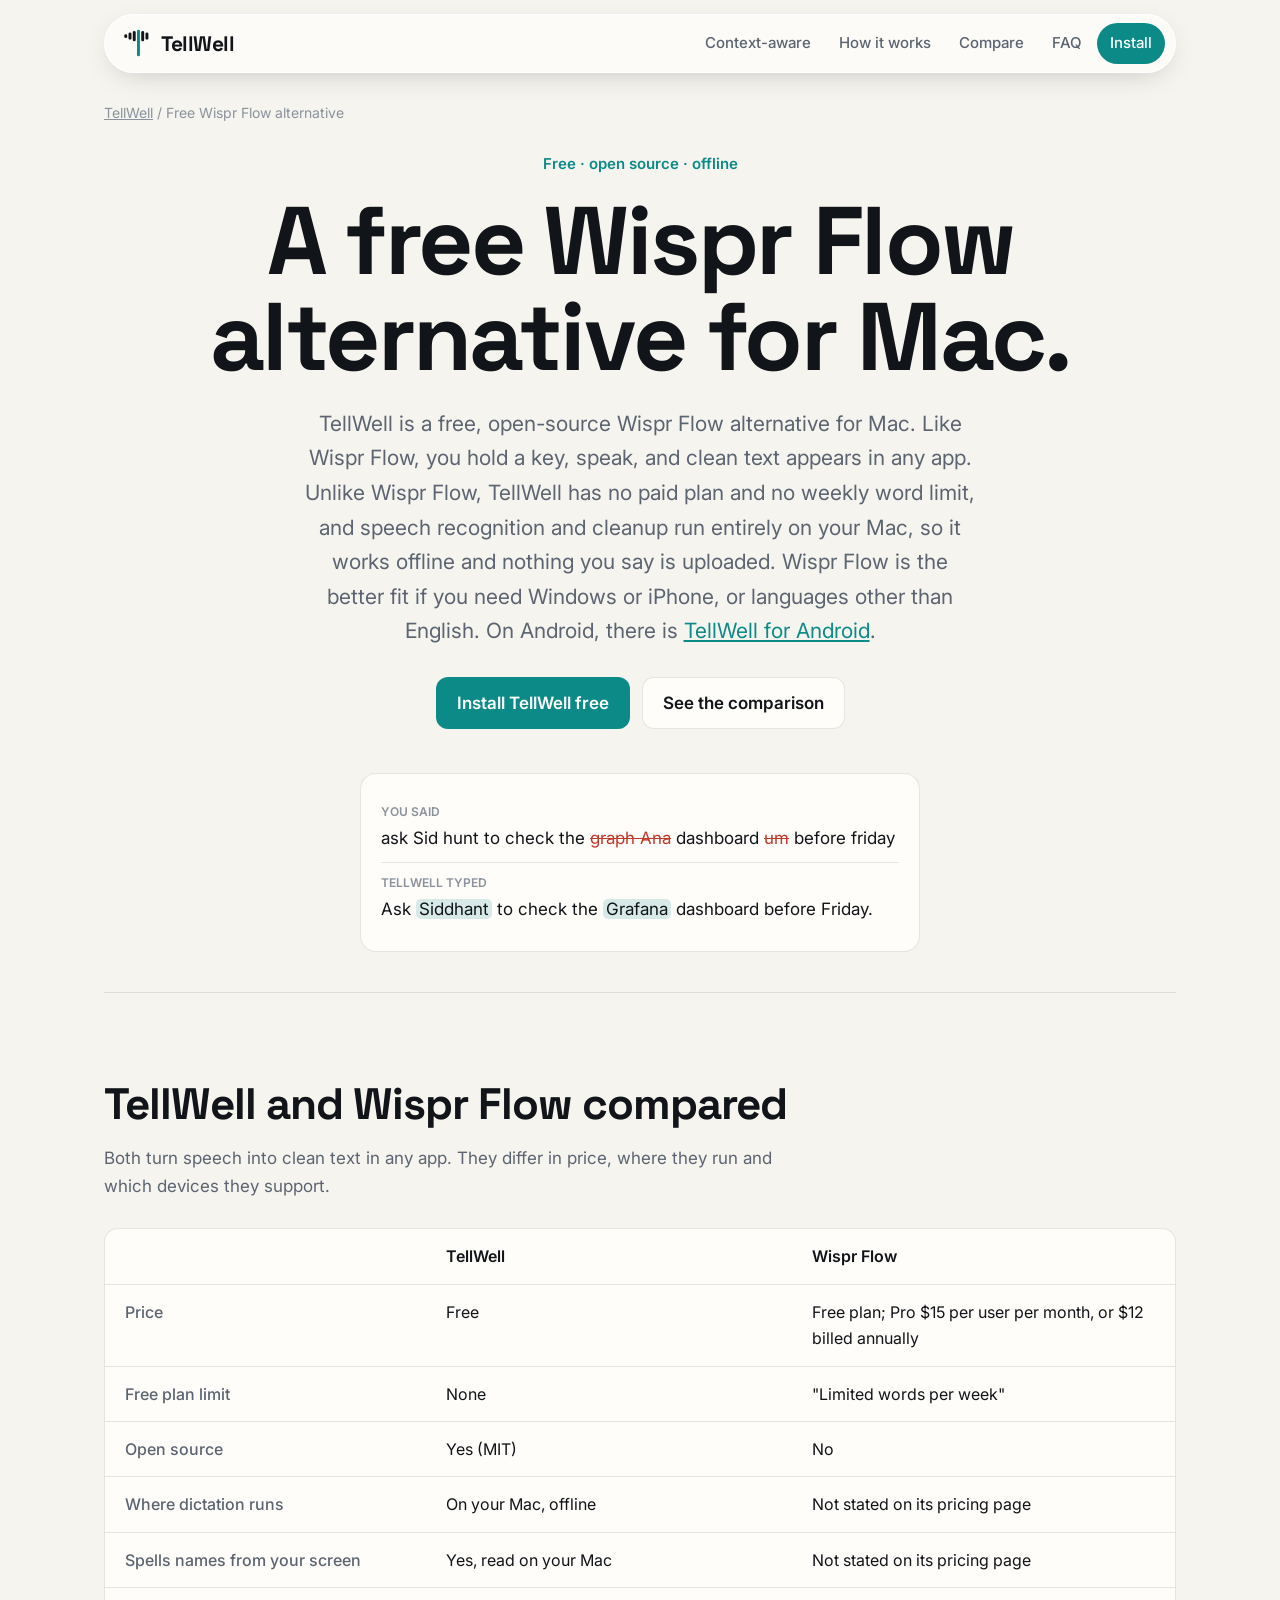
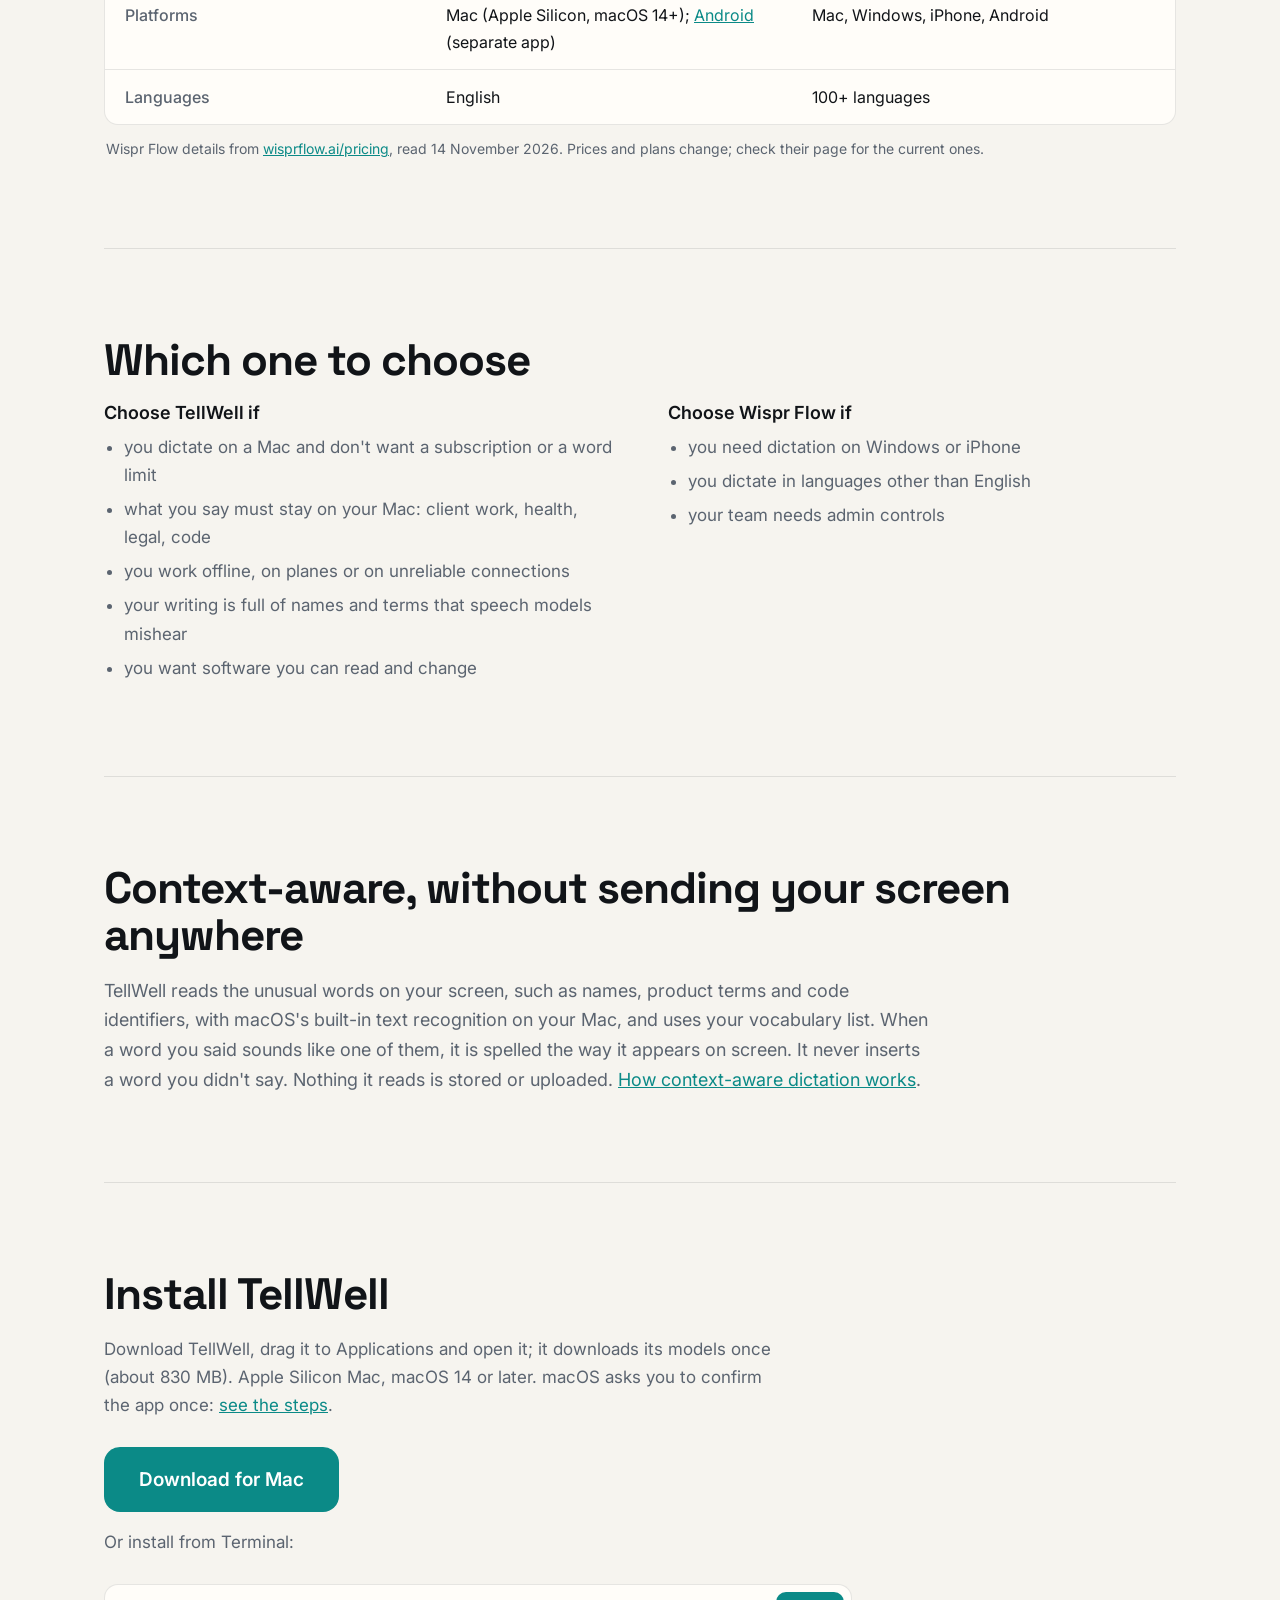
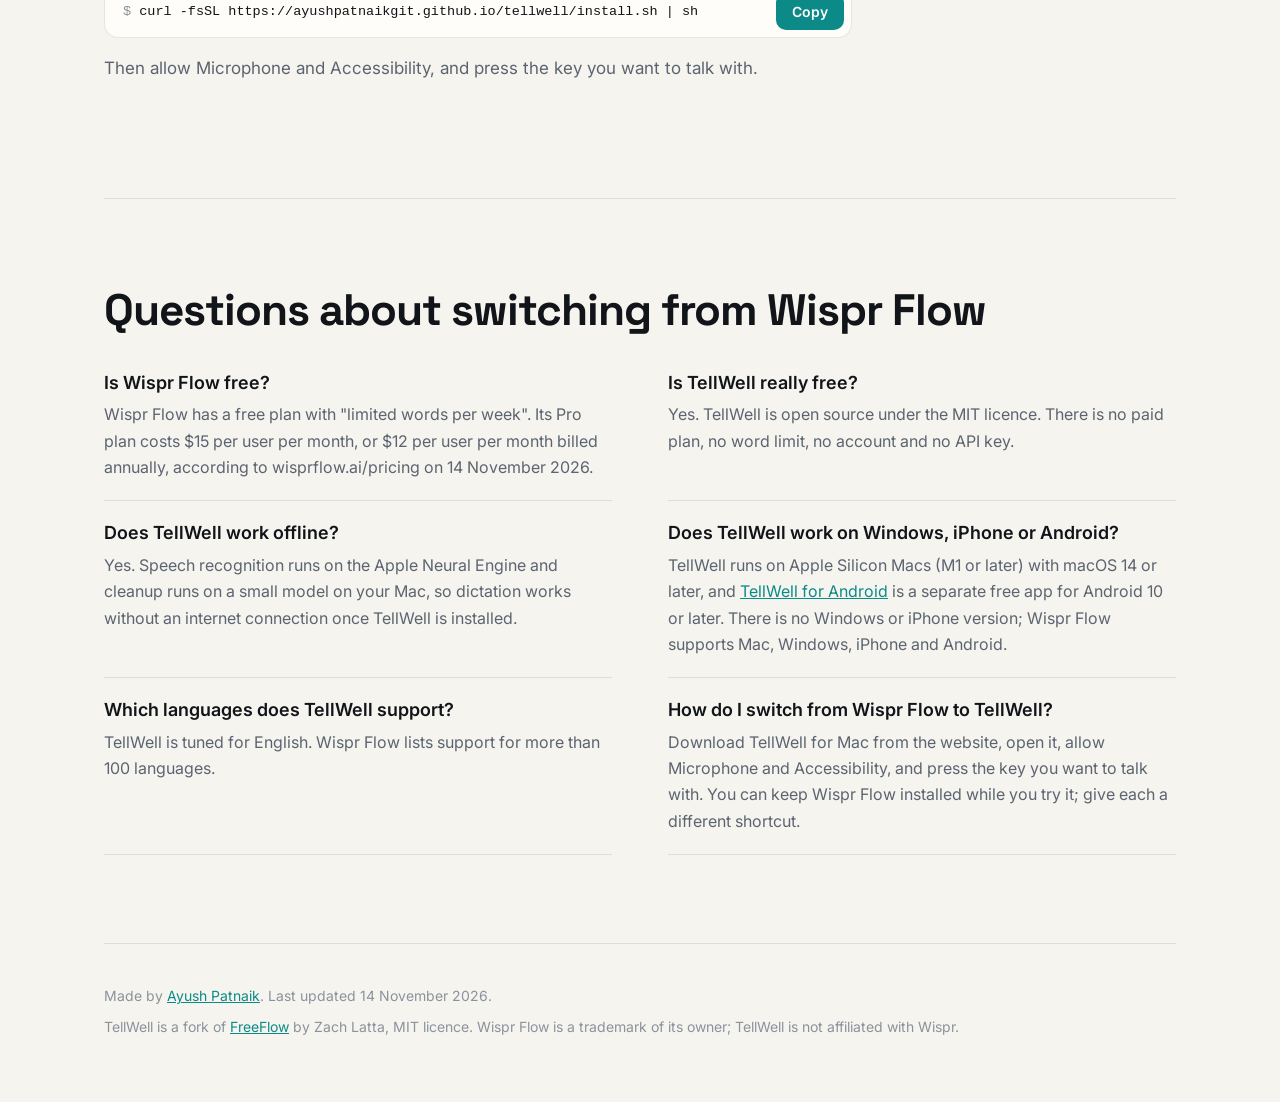
<file: docs/wispr-flow-alternative/index.html>
<!doctype html>
<html lang="en">
<head>
<meta charset="utf-8">
<meta name="viewport" content="width=device-width, initial-scale=1">
<title>Free Wispr Flow Alternative for Mac, Open Source | TellWell</title>
<meta name="description" content="TellWell is a free, open-source Wispr Flow alternative for Mac. Dictation runs offline on your Mac, spells names from your screen, and needs no account.">
<link rel="canonical" href="https://ayushpatnaikgit.github.io/tellwell/wispr-flow-alternative/">
<meta property="og:type" content="article">
<meta property="og:site_name" content="TellWell">
<meta property="og:url" content="https://ayushpatnaikgit.github.io/tellwell/wispr-flow-alternative/">
<meta property="og:title" content="Free Wispr Flow Alternative for Mac, Open Source | TellWell">
<meta property="og:description" content="TellWell is a free, open-source Wispr Flow alternative for Mac. Dictation runs offline on your Mac, spells names from your screen, and needs no account.">
<meta property="og:image" content="https://ayushpatnaikgit.github.io/tellwell/og.png">
<meta property="og:image:width" content="1200">
<meta property="og:image:height" content="630">
<meta name="twitter:card" content="summary_large_image">
<meta name="twitter:title" content="Free Wispr Flow Alternative for Mac, Open Source | TellWell">
<meta name="twitter:description" content="TellWell is a free, open-source Wispr Flow alternative for Mac. Dictation runs offline on your Mac, spells names from your screen, and needs no account.">
<meta name="twitter:image" content="https://ayushpatnaikgit.github.io/tellwell/og.png">
<meta name="author" content="Ayush Patnaik">
<meta name="theme-color" content="#0b8a87">
<link rel="icon" href="../favicon.svg" type="image/svg+xml">
<link rel="preconnect" href="https://fonts.googleapis.com">
<link rel="preconnect" href="https://fonts.gstatic.com" crossorigin>
<link href="https://fonts.googleapis.com/css2?family=Inter:wght@400;500;600&family=Space+Grotesk:wght@600;700&display=swap" rel="stylesheet">
<link rel="stylesheet" href="../style.css">
<script type="application/ld+json">
{
  "@context": "https://schema.org",
  "@type": "WebPage",
  "name": "Free Wispr Flow Alternative for Mac, Open Source | TellWell",
  "url": "https://ayushpatnaikgit.github.io/tellwell/wispr-flow-alternative/",
  "description": "TellWell is a free, open-source Wispr Flow alternative for Mac. Dictation runs offline on your Mac, spells names from your screen, and needs no account.",
  "dateModified": "2026-11-15",
  "about": {
    "@type": "SoftwareApplication",
    "name": "TellWell",
    "url": "https://ayushpatnaikgit.github.io/tellwell/"
  },
  "author": {
    "@type": "Person",
    "name": "Ayush Patnaik",
    "url": "https://github.com/ayushpatnaikgit"
  }
}
</script>
<script type="application/ld+json">
{
  "@context": "https://schema.org",
  "@type": "BreadcrumbList",
  "itemListElement": [
    {
      "@type": "ListItem",
      "position": 1,
      "name": "TellWell",
      "item": "https://ayushpatnaikgit.github.io/tellwell/"
    },
    {
      "@type": "ListItem",
      "position": 2,
      "name": "Free Wispr Flow alternative",
      "item": "https://ayushpatnaikgit.github.io/tellwell/wispr-flow-alternative/"
    }
  ]
}
</script>
<script type="application/ld+json">
{
  "@context": "https://schema.org",
  "@type": "FAQPage",
  "mainEntity": [
    {
      "@type": "Question",
      "name": "Is Wispr Flow free?",
      "acceptedAnswer": {
        "@type": "Answer",
        "text": "Wispr Flow has a free plan with \"limited words per week\". Its Pro plan costs $15 per user per month, or $12 per user per month billed annually, according to wisprflow.ai/pricing on 14 November 2026."
      }
    },
    {
      "@type": "Question",
      "name": "Is TellWell really free?",
      "acceptedAnswer": {
        "@type": "Answer",
        "text": "Yes. TellWell is open source under the MIT licence. There is no paid plan, no word limit, no account and no API key."
      }
    },
    {
      "@type": "Question",
      "name": "Does TellWell work offline?",
      "acceptedAnswer": {
        "@type": "Answer",
        "text": "Yes. Speech recognition runs on the Apple Neural Engine and cleanup runs on a small model on your Mac, so dictation works without an internet connection once TellWell is installed."
      }
    },
    {
      "@type": "Question",
      "name": "Does TellWell work on Windows, iPhone or Android?",
      "acceptedAnswer": {
        "@type": "Answer",
        "text": "TellWell runs on Apple Silicon Macs (M1 or later) with macOS 14 or later, and TellWell for Android is a separate free app for Android 10 or later. There is no Windows or iPhone version; Wispr Flow supports Mac, Windows, iPhone and Android."
      }
    },
    {
      "@type": "Question",
      "name": "Which languages does TellWell support?",
      "acceptedAnswer": {
        "@type": "Answer",
        "text": "TellWell is tuned for English. Wispr Flow lists support for more than 100 languages."
      }
    },
    {
      "@type": "Question",
      "name": "How do I switch from Wispr Flow to TellWell?",
      "acceptedAnswer": {
        "@type": "Answer",
        "text": "Download TellWell for Mac from the website, open it, allow Microphone and Accessibility, and press the key you want to talk with. You can keep Wispr Flow installed while you try it; give each a different shortcut."
      }
    }
  ]
}
</script>
</head>
<body>
<div class="wrap">
  <header class="bar">
    <a class="brand" href="../" aria-label="TellWell home"><svg width="28" height="28" viewBox="10 8 82 86" aria-hidden="true"><rect class="mark-bar" x="12" y="24" width="9" height="12" rx="4.5"/><rect class="mark-bar" x="25" y="19" width="9" height="22" rx="4.5"/><rect class="mark-bar" x="38" y="14" width="9" height="32" rx="4.5"/><rect class="mark-stem" x="51" y="10" width="9" height="82" rx="4.5"/><rect class="mark-bar" x="64" y="14" width="9" height="32" rx="4.5"/><rect class="mark-bar" x="77" y="19" width="9" height="22" rx="4.5"/></svg>TellWell</a>
    <nav aria-label="Main">
      <a href="../#context">Context-aware</a>
      <a href="../#how">How it works</a>
      <a href="#compare">Compare</a>
      <a href="#faq">FAQ</a>
      <a class="nav-cta" href="#install">Install</a>
    </nav>
  </header>

  <main>
    <p class="crumbs"><a href="../">TellWell</a> / Free Wispr Flow alternative</p>
    <div class="hero" style="padding-top: 28px">
      <div>
        <p class="kicker">Free · open source · offline</p>
        <h1>A free Wispr Flow alternative for Mac.</h1>
        <p class="lede">TellWell is a free, open-source Wispr Flow alternative for Mac. Like Wispr Flow, you hold a key, speak, and clean text appears in any app. Unlike Wispr Flow, TellWell has no paid plan and no weekly word limit, and speech recognition and cleanup run entirely on your Mac, so it works offline and nothing you say is uploaded. Wispr Flow is the better fit if you need Windows or iPhone, or languages other than English. On Android, there is <a href="../android/">TellWell for Android</a>.</p>
        <div class="cta">
          <a class="btn primary" href="#install">Install TellWell free</a>
          <a class="btn" href="#compare">See the comparison</a>
        </div>
      </div>
      <div class="demo" aria-label="Example of a dictation being cleaned up">
        <div class="row"><small>YOU SAID</small>ask Sid hunt to check the <s>graph Ana</s> dashboard <s>um</s> before friday</div>
        <div class="row"><small>TELLWELL TYPED</small>Ask <mark>Siddhant</mark> to check the <mark>Grafana</mark> dashboard before Friday.</div>
      </div>
    </div>

    <section id="compare">
      <h2>TellWell and Wispr Flow compared</h2>
      <p class="sub">Both turn speech into clean text in any app. They differ in price, where they run and which devices
        they support.</p>
      <div class="table-wrap">
        <table>
          <thead><tr><th scope="col"></th><th scope="col">TellWell</th><th scope="col">Wispr Flow</th></tr></thead>
          <tbody>
            <tr><th scope="row">Price</th><td>Free</td><td>Free plan; Pro $15 per user per month, or $12 billed annually</td></tr>
            <tr><th scope="row">Free plan limit</th><td>None</td><td>"Limited words per week"</td></tr>
            <tr><th scope="row">Open source</th><td>Yes (MIT)</td><td>No</td></tr>
            <tr><th scope="row">Where dictation runs</th><td>On your Mac, offline</td><td>Not stated on its pricing page</td></tr>
            <tr><th scope="row">Spells names from your screen</th><td>Yes, read on your Mac</td><td>Not stated on its pricing page</td></tr>
            <tr><th scope="row">Platforms</th><td>Mac (Apple Silicon, macOS 14+); <a href="../android/">Android</a> (separate app)</td><td>Mac, Windows, iPhone, Android</td></tr>
            <tr><th scope="row">Languages</th><td>English</td><td>100+ languages</td></tr>
          </tbody>
        </table>
      </div>
      <p class="table-note">Wispr Flow details from <a href="https://wisprflow.ai/pricing">wisprflow.ai/pricing</a>, read
        14 November 2026. Prices and plans change; check their page for the current ones.</p>
    </section>

    <section id="choose">
      <h2>Which one to choose</h2>
      <div class="verdict">
        <div>
          <h3>Choose TellWell if</h3>
          <ul>
            <li>you dictate on a Mac and don't want a subscription or a word limit</li>
            <li>what you say must stay on your Mac: client work, health, legal, code</li>
            <li>you work offline, on planes or on unreliable connections</li>
            <li>your writing is full of names and terms that speech models mishear</li>
            <li>you want software you can read and change</li>
          </ul>
        </div>
        <div>
          <h3>Choose Wispr Flow if</h3>
          <ul>
            <li>you need dictation on Windows or iPhone</li>
            <li>you dictate in languages other than English</li>
            <li>your team needs admin controls</li>
          </ul>
        </div>
      </div>
    </section>

    <section id="context">
      <h2>Context-aware, without sending your screen anywhere</h2>
      <p class="answer">TellWell reads the unusual words on your screen, such as names, product terms and code identifiers,
        with macOS's built-in text recognition on your Mac, and uses your vocabulary list. When a word you said sounds like
        one of them, it is spelled the way it appears on screen. It never inserts a word you didn't say. Nothing it reads
        is stored or uploaded. <a href="../#context">How context-aware dictation works</a>.</p>
    </section>

    <section id="install">
      <h2>Install TellWell</h2>
      <p class="sub">Download TellWell, drag it to Applications and open it; it downloads its models once (about
        830 MB). Apple Silicon Mac, macOS 14 or later. macOS asks you to confirm the app once:
        <a href="../#install">see the steps</a>.</p>
      <div class="hero-actions" style="justify-content: flex-start"><a class="btn primary big" href="https://github.com/ayushpatnaikgit/tellwell/releases/latest/download/TellWell.dmg">Download for Mac</a></div>
      <p class="sub" style="margin-top: 16px">Or install from Terminal:</p>
      <div class="cmd"><code id="cmd">curl -fsSL https://ayushpatnaikgit.github.io/tellwell/install.sh <span style="white-space: nowrap">| sh</span></code><button class="copy" type="button" data-copy="cmd">Copy</button></div>
      <p class="sub" style="margin-top: 16px">Then allow Microphone and Accessibility, and press the key you want to talk
        with.</p>
    </section>

    <section id="faq">
      <h2>Questions about switching from Wispr Flow</h2>
      <div class="faq">
        <div><h3>Is Wispr Flow free?</h3><p>Wispr Flow has a free plan with &quot;limited words per week&quot;. Its Pro plan costs $15 per user per month, or $12 per user per month billed annually, according to wisprflow.ai/pricing on 14 November 2026.</p></div>
        <div><h3>Is TellWell really free?</h3><p>Yes. TellWell is open source under the MIT licence. There is no paid plan, no word limit, no account and no API key.</p></div>
        <div><h3>Does TellWell work offline?</h3><p>Yes. Speech recognition runs on the Apple Neural Engine and cleanup runs on a small model on your Mac, so dictation works without an internet connection once TellWell is installed.</p></div>
        <div><h3>Does TellWell work on Windows, iPhone or Android?</h3><p>TellWell runs on Apple Silicon Macs (M1 or later) with macOS 14 or later, and <a href="../android/">TellWell for Android</a> is a separate free app for Android 10 or later. There is no Windows or iPhone version; Wispr Flow supports Mac, Windows, iPhone and Android.</p></div>
        <div><h3>Which languages does TellWell support?</h3><p>TellWell is tuned for English. Wispr Flow lists support for more than 100 languages.</p></div>
        <div><h3>How do I switch from Wispr Flow to TellWell?</h3><p>Download TellWell for Mac from the website, open it, allow Microphone and Accessibility, and press the key you want to talk with. You can keep Wispr Flow installed while you try it; give each a different shortcut.</p></div>
      </div>
    </section>
  </main>

  <footer>
    <p>Made by <a href="https://github.com/ayushpatnaikgit">Ayush Patnaik</a>. Last updated
      <time datetime="2026-11-14">14 November 2026</time>.</p>
    <p>TellWell is a fork of <a href="https://github.com/zachlatta/freeflow">FreeFlow</a> by Zach Latta, MIT licence.
      Wispr Flow is a trademark of its owner; TellWell is not affiliated with Wispr.</p>
  </footer>
</div>
<script>
  document.querySelectorAll(".copy").forEach(function (button) {
    button.addEventListener("click", function () {
      var text = document.getElementById(button.dataset.copy).textContent;
      function done(ok) { button.textContent = ok ? "Copied" : "Select and copy"; setTimeout(function () { button.textContent = "Copy"; }, 1600); }
      if (navigator.clipboard) { navigator.clipboard.writeText(text).then(function () { done(true); }, function () { done(false); }); } else { done(false); }
    });
  });
</script>
</body>
</html>
</file>
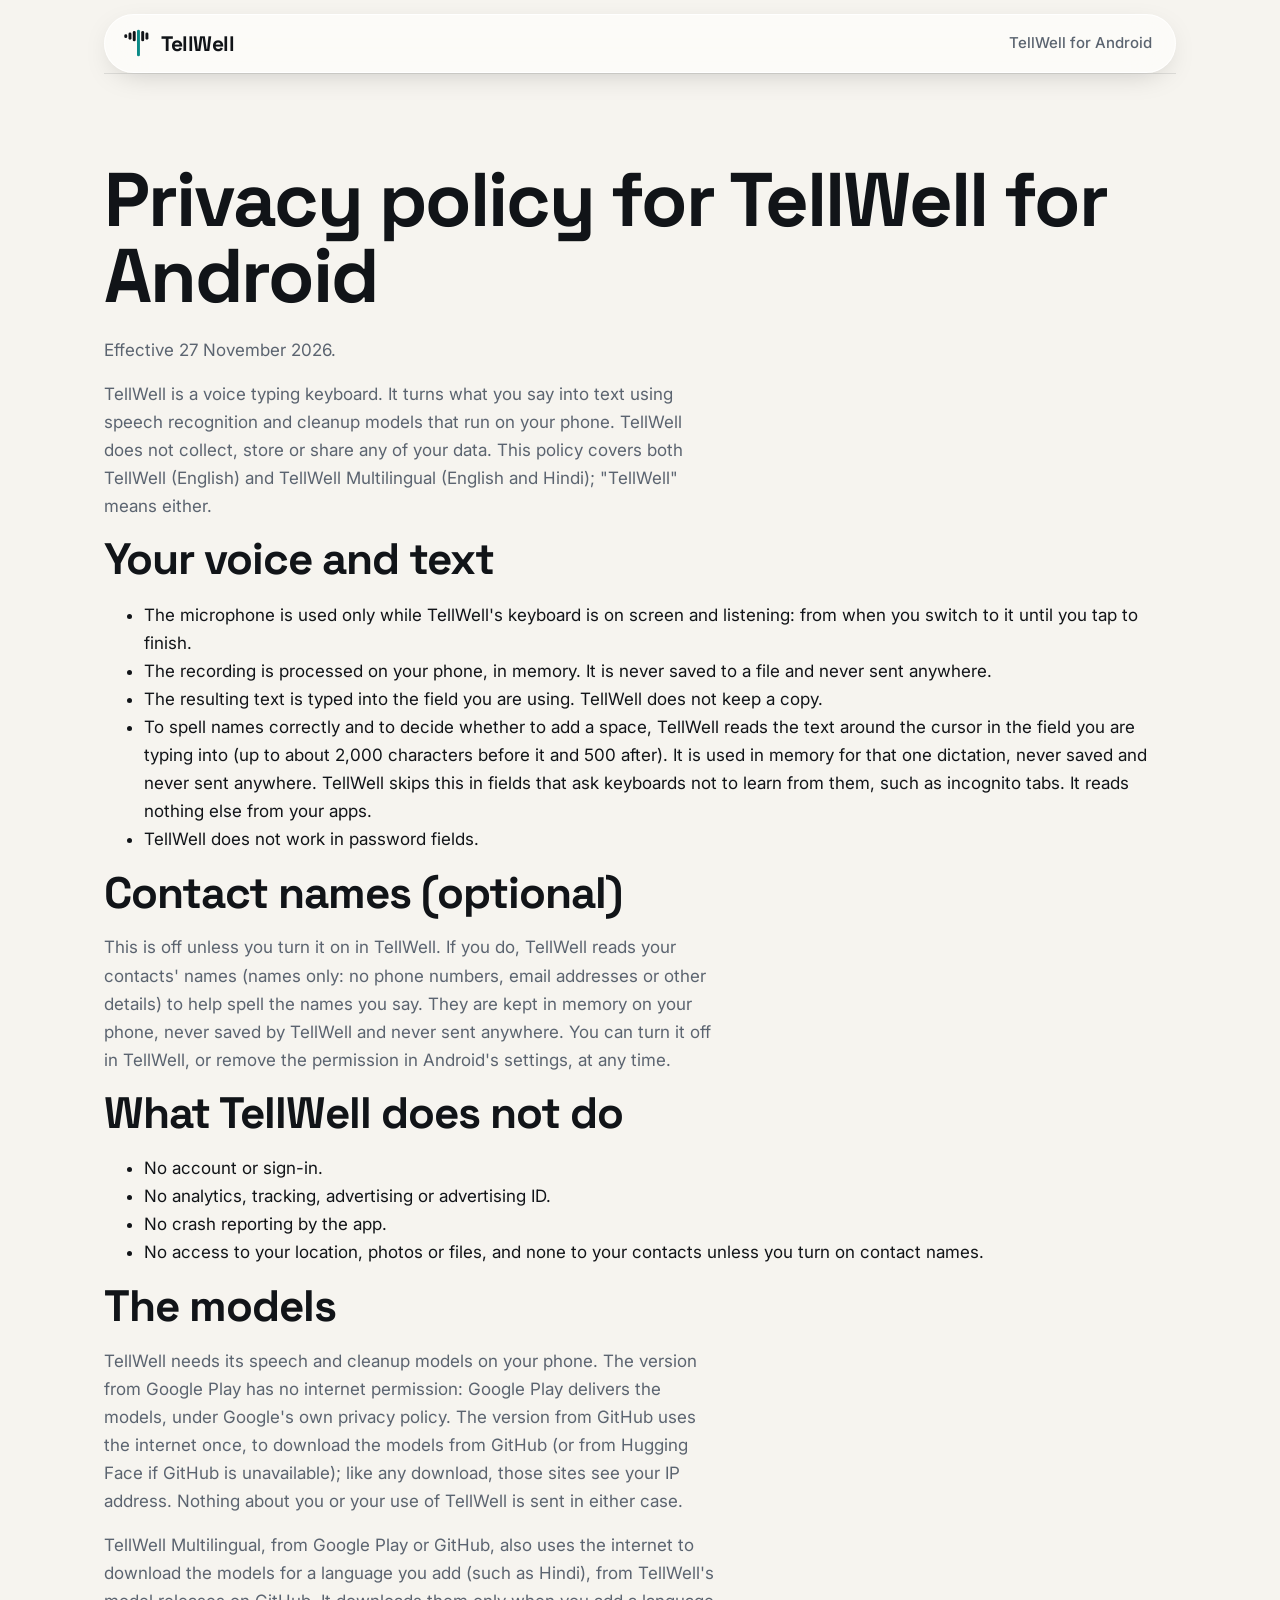
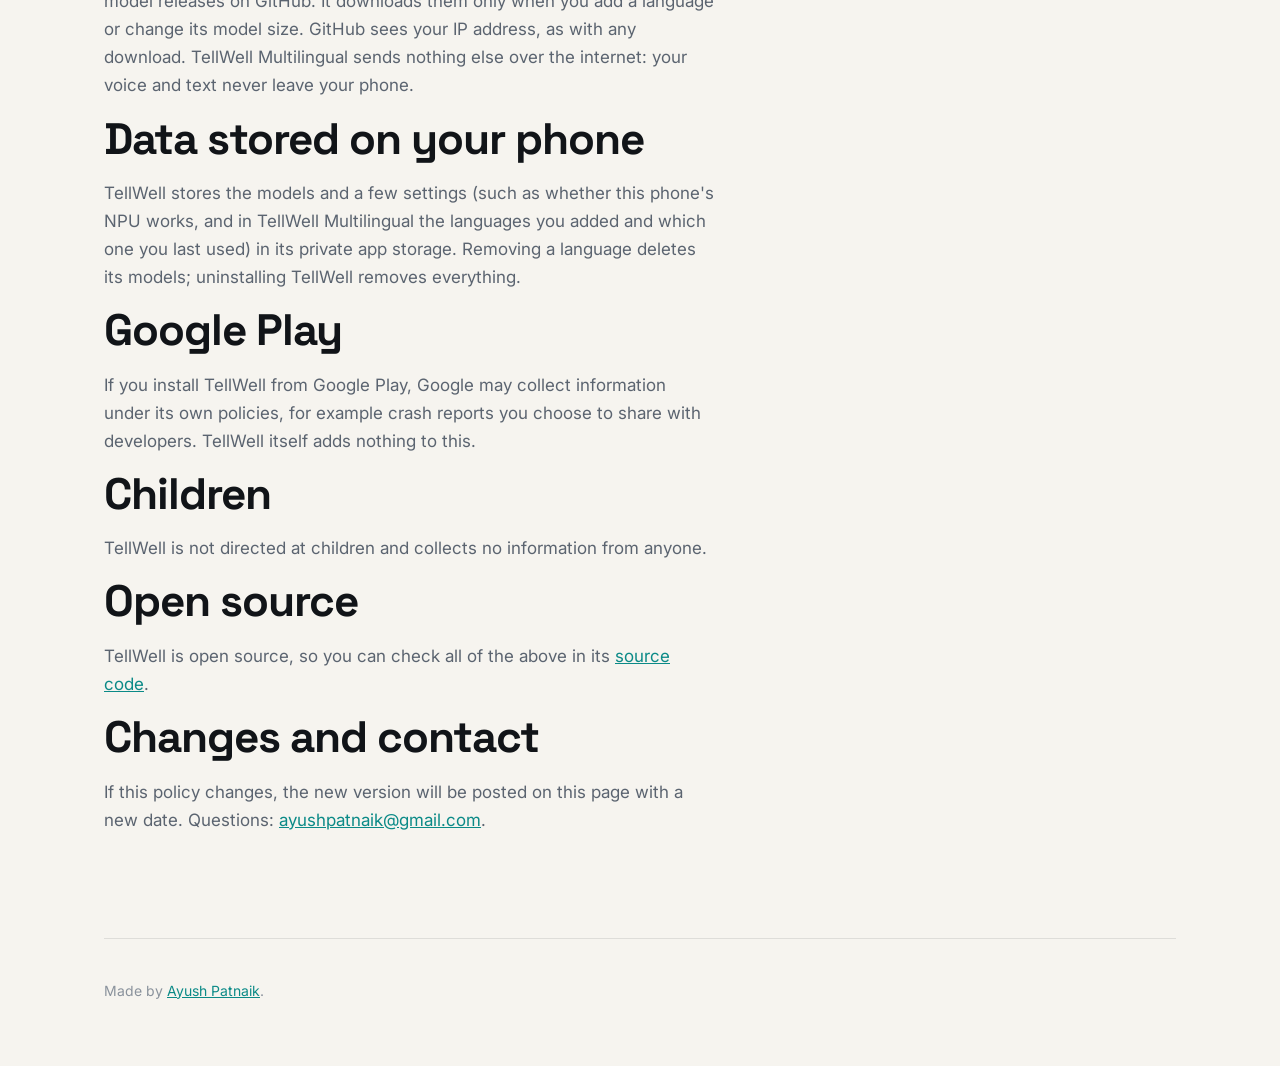
<file: docs/android/privacy/index.html>
<!doctype html>
<html lang="en">
<head>
<meta charset="utf-8">
<meta name="viewport" content="width=device-width, initial-scale=1">
<title>Privacy Policy | TellWell for Android</title>
<meta name="description" content="TellWell for Android collects no data. Speech recognition and cleanup run on your phone; your voice and text are never stored or sent anywhere.">
<link rel="canonical" href="https://ayushpatnaikgit.github.io/tellwell/android/privacy/">
<meta name="author" content="Ayush Patnaik">
<meta name="theme-color" content="#0b8a87">
<link rel="icon" href="../../favicon.svg" type="image/svg+xml">
<link rel="preconnect" href="https://fonts.googleapis.com">
<link rel="preconnect" href="https://fonts.gstatic.com" crossorigin>
<link href="https://fonts.googleapis.com/css2?family=Inter:wght@400;500;600&family=Space+Grotesk:wght@600;700&display=swap" rel="stylesheet">
<link rel="stylesheet" href="../../style.css">
</head>
<body>
<div class="wrap">
  <header class="bar">
    <a class="brand" href="../../" aria-label="TellWell home"><svg width="28" height="28" viewBox="10 8 82 86" aria-hidden="true"><rect class="mark-bar" x="12" y="24" width="9" height="12" rx="4.5"/><rect class="mark-bar" x="25" y="19" width="9" height="22" rx="4.5"/><rect class="mark-bar" x="38" y="14" width="9" height="32" rx="4.5"/><rect class="mark-stem" x="51" y="10" width="9" height="82" rx="4.5"/><rect class="mark-bar" x="64" y="14" width="9" height="32" rx="4.5"/><rect class="mark-bar" x="77" y="19" width="9" height="22" rx="4.5"/></svg>TellWell</a>
    <nav aria-label="Main">
      <a href="../">TellWell for Android</a>
    </nav>
  </header>

  <main>
    <section>
      <div class="prose">
        <h1>Privacy policy for TellWell for Android</h1>
        <p class="sub">Effective 27 November 2026.</p>

        <p>TellWell is a voice typing keyboard. It turns what you say into text using speech recognition and cleanup
          models that run on your phone. TellWell does not collect, store or share any of your data. This policy covers
          both TellWell (English) and TellWell Multilingual (English and Hindi); "TellWell" means either.</p>

        <h2>Your voice and text</h2>
        <ul>
          <li>The microphone is used only while TellWell's keyboard is on screen and listening: from when you switch to it
            until you tap to finish.</li>
          <li>The recording is processed on your phone, in memory. It is never saved to a file and never sent anywhere.</li>
          <li>The resulting text is typed into the field you are using. TellWell does not keep a copy.</li>
          <li>To spell names correctly and to decide whether to add a space, TellWell reads the text around the cursor in
            the field you are typing into (up to about 2,000 characters before it and 500 after). It is used in memory
            for that one dictation, never saved and never sent anywhere. TellWell skips this in fields that ask keyboards
            not to learn from them, such as incognito tabs. It reads nothing else from your apps.</li>
          <li>TellWell does not work in password fields.</li>
        </ul>

        <h2>Contact names (optional)</h2>
        <p>This is off unless you turn it on in TellWell. If you do, TellWell reads your contacts' names (names only: no
          phone numbers, email addresses or other details) to help spell the names you say. They are kept in memory on
          your phone, never saved by TellWell and never sent anywhere. You can turn it off in TellWell, or remove the
          permission in Android's settings, at any time.</p>

        <h2>What TellWell does not do</h2>
        <ul>
          <li>No account or sign-in.</li>
          <li>No analytics, tracking, advertising or advertising ID.</li>
          <li>No crash reporting by the app.</li>
          <li>No access to your location, photos or files, and none to your contacts unless you turn on contact names.</li>
        </ul>

        <h2>The models</h2>
        <p>TellWell needs its speech and cleanup models on your phone. The version from Google Play has no internet
          permission: Google Play delivers the models, under Google's own privacy policy. The version from GitHub uses
          the internet once, to download the models from GitHub (or from Hugging Face if GitHub is unavailable); like any
          download, those sites see your IP address. Nothing about you or your use of TellWell is sent in either case.</p>
        <p>TellWell Multilingual, from Google Play or GitHub, also uses the internet to download the models for a
          language you add (such as Hindi), from TellWell's model releases on GitHub. It downloads them only when you add a
          language or change its model size. GitHub sees your IP address, as with any download. TellWell Multilingual
          sends nothing else over the internet: your voice and text never leave your phone.</p>

        <h2>Data stored on your phone</h2>
        <p>TellWell stores the models and a few settings (such as whether this phone's NPU works, and in TellWell
          Multilingual the languages you added and which one you last used) in its private app storage. Removing a
          language deletes its models; uninstalling TellWell removes everything.</p>

        <h2>Google Play</h2>
        <p>If you install TellWell from Google Play, Google may collect information under its own policies, for example
          crash reports you choose to share with developers. TellWell itself adds nothing to this.</p>

        <h2>Children</h2>
        <p>TellWell is not directed at children and collects no information from anyone.</p>

        <h2>Open source</h2>
        <p>TellWell is open source, so you can check all of the above in its
          <a href="https://github.com/ayushpatnaikgit/tellwell-android">source code</a>.</p>

        <h2>Changes and contact</h2>
        <p>If this policy changes, the new version will be posted on this page with a new date. Questions:
          <a href="mailto:ayushpatnaik@gmail.com">ayushpatnaik@gmail.com</a>.</p>
      </div>
    </section>
  </main>

  <footer>
    <p>Made by <a href="https://github.com/ayushpatnaikgit">Ayush Patnaik</a>.</p>
  </footer>
</div>
</body>
</html>
</file>
<file: docs/style.css>
/* TellWell website. Editorial layout; glass only where it means something (the demo window, the nav). */
:root {
  --ink: #111418;
  --muted: #5b6470;
  --faint: #8a929c;
  --accent: #0b8a87;
  --accent-ink: #ffffff;
  --bg: #f6f4ef;
  --paper: #fffdf9;
  --line: rgba(17, 20, 24, 0.10);
  --glass: rgba(255, 255, 255, 0.62);
  --glass-edge: rgba(255, 255, 255, 0.9);
  --shadow: 0 30px 80px -30px rgba(30, 40, 50, 0.35), 0 2px 6px rgba(30, 40, 50, 0.08);
  --mark: rgba(11, 138, 135, 0.16);
  --strike: #c0392b;
  --key-top: #fbfbf9;
  --key-side: #d9d6cf;
}
@media (prefers-color-scheme: dark) {
  :root {
    --ink: #eef0f2;
    --muted: #a3abb5;
    --faint: #737c87;
    --accent: #2dd4bf;
    --accent-ink: #03211f;
    --bg: #0e1013;
    --paper: #16191d;
    --line: rgba(255, 255, 255, 0.09);
    --glass: rgba(30, 34, 40, 0.62);
    --glass-edge: rgba(255, 255, 255, 0.12);
    --shadow: 0 30px 80px -30px rgba(0, 0, 0, 0.8), 0 2px 6px rgba(0, 0, 0, 0.4);
    --mark: rgba(45, 212, 191, 0.2);
    --strike: #ff7b6b;
    --key-top: #2b2f35;
    --key-side: #15181c;
  }
}

* { box-sizing: border-box; }
html { scroll-behavior: smooth; scroll-padding-top: 96px; }
body { margin: 0; background: var(--bg); color: var(--ink); font: 17px/1.65 Inter, system-ui, -apple-system, sans-serif; -webkit-font-smoothing: antialiased; }
a { color: var(--accent); }
code { font: 0.9em ui-monospace, SFMono-Regular, Menlo, monospace; }
.wrap { max-width: 1120px; margin: 0 auto; padding: 0 24px; }
h1 { font: 700 clamp(42px, 6.4vw, 76px)/1.0 'Space Grotesk', Inter, sans-serif; letter-spacing: -2px; margin: 0 0 22px; }
h2 { font: 700 clamp(30px, 4vw, 44px)/1.08 'Space Grotesk', Inter, sans-serif; letter-spacing: -1px; margin: 0 0 16px; }
h3 { font: 600 18px/1.35 Inter, sans-serif; margin: 0 0 6px; }

/* Floating glass navigation */
header.bar {
  position: sticky; top: 14px; z-index: 20;
  display: flex; align-items: center; justify-content: space-between; gap: 16px; flex-wrap: wrap;
  margin: 14px 0 0; padding: 8px 10px 8px 18px; border-radius: 999px;
  background: var(--glass); border: 1px solid var(--glass-edge); box-shadow: 0 8px 30px -12px rgba(0,0,0,0.25);
  -webkit-backdrop-filter: blur(22px) saturate(180%); backdrop-filter: blur(22px) saturate(180%);
}
.brand { display: flex; align-items: center; gap: 10px; text-decoration: none; color: var(--ink); font: 700 21px/1 'Space Grotesk', Inter, sans-serif; letter-spacing: -0.5px; }
.mark-bar { fill: var(--ink); } .mark-stem { fill: var(--accent); }
nav { display: flex; gap: 2px; flex-wrap: wrap; }
nav a { color: var(--muted); text-decoration: none; font-weight: 500; font-size: 15px; padding: 8px 13px; border-radius: 999px; }
nav a:hover { color: var(--ink); }
nav a.nav-cta { color: var(--accent-ink); background: var(--accent); }

/* Hero */
.hero { display: flex; flex-direction: column; align-items: center; text-align: center; padding: 84px 0 40px; }
.hero h1 { max-width: 11em; font-size: clamp(46px, 7.6vw, 96px); letter-spacing: -2.6px; }
.hero .lede { margin-left: auto; margin-right: auto; max-width: 32em; font-size: 21px; }
.hero .cmd { margin: 0 auto; text-align: left; }
.hero .fine a { color: var(--faint); }
.eyebrow { margin: 0 0 18px; font-size: 15px; color: var(--muted); }
.eyebrow b { color: var(--accent); font-weight: 600; }
.lede { font-size: 19px; color: var(--muted); margin: 0 0 28px; max-width: 34em; }
.links { display: flex; gap: 22px; flex-wrap: wrap; margin-top: 18px; font-weight: 500; }
.links a { text-decoration: none; }
.links a:hover { text-decoration: underline; }
.fine { font-size: 14px; color: var(--faint); margin: 16px 0 0; }

/* Install command */
.cmd { display: flex; align-items: center; gap: 10px; flex-wrap: wrap; max-width: 44em; padding: 7px 7px 7px 18px; border-radius: 14px; background: var(--paper); border: 1px solid var(--line); }
.cmd code { flex: 1 1 16em; min-width: 0; padding: 6px 0; font-size: 13.5px; color: var(--ink); overflow-wrap: anywhere; }
.cmd code::before { content: "$ "; color: var(--faint); user-select: none; }
.copy { flex: none; min-height: 38px; padding: 6px 16px; border-radius: 10px; border: 0; background: var(--accent); color: var(--accent-ink); font: 600 14px Inter, sans-serif; cursor: pointer; }

/* 3D demo stage */
.stage { position: relative; width: 100%; max-width: 760px; margin: 64px auto 40px; text-align: left; }
.window {
  position: relative; width: 100%; margin: 0 auto;
  border-radius: 16px; overflow: hidden;
  background: var(--glass); border: 1px solid var(--glass-edge); box-shadow: var(--shadow);
  -webkit-backdrop-filter: blur(24px) saturate(170%); backdrop-filter: blur(24px) saturate(170%);
}
.titlebar { display: flex; align-items: center; gap: 8px; padding: 12px 14px; border-bottom: 1px solid var(--line); font-size: 13px; color: var(--muted); }
.dots { display: flex; gap: 7px; margin-right: 8px; }
.dots i { width: 11px; height: 11px; border-radius: 50%; background: #ff5f57; }
.dots i:nth-child(2) { background: #febc2e; } .dots i:nth-child(3) { background: #28c840; }
.field-label { padding: 14px 20px 0; font-size: 13px; color: var(--faint); }
.field { min-height: 128px; padding: 8px 26px 22px; font-size: 24px; line-height: 1.5; letter-spacing: -0.2px; }
.raw .tok { color: var(--muted); font-style: italic; }
.tok { display: inline-block; white-space: pre; transition: opacity 0.35s, max-width 0.45s 0.15s, color 0.3s; max-width: 20em; vertical-align: bottom; overflow: hidden; }
.tok.drop { color: var(--strike); text-decoration: line-through; }
.tok.gone { opacity: 0; max-width: 0; }
.tok .new { display: none; }
.tok.swapped .old { display: none; }
.tok.swapped .new { display: inline; }
.tok.ctx.swapped .new { background: var(--mark); border-radius: 5px; padding: 0 3px; }
.clean .tok, .clean .tok span { color: var(--ink); font-style: normal; }
.caret { display: inline-block; width: 2px; height: 1.1em; margin-left: 2px; background: var(--accent); vertical-align: text-bottom; animation: blink 1s steps(1) infinite; }
@keyframes blink { 50% { opacity: 0; } }
.statusbar { display: flex; align-items: center; justify-content: space-between; gap: 12px; padding: 10px 16px; border-top: 1px solid var(--line); font-size: 13px; color: var(--faint); min-height: 44px; }
.wave { display: flex; gap: 3px; align-items: center; height: 20px; }
.wave i { width: 3px; height: 4px; border-radius: 2px; background: var(--accent); opacity: 0.35; transition: height 0.15s, opacity 0.2s; }
.listening .wave i { opacity: 1; animation: talk 0.9s ease-in-out infinite; }
.listening .wave i:nth-child(2) { animation-delay: -0.2s; } .listening .wave i:nth-child(3) { animation-delay: -0.45s; }
.listening .wave i:nth-child(4) { animation-delay: -0.1s; } .listening .wave i:nth-child(5) { animation-delay: -0.6s; }
@keyframes talk { 0%, 100% { height: 4px; } 50% { height: 18px; } }
.ctx-tag { opacity: 0; transform: translateY(4px); transition: opacity 0.3s, transform 0.3s; color: var(--accent); font-weight: 500; }
.ctx-tag.show { opacity: 1; transform: none; }

/* The talk key */
.key {
  position: absolute; left: -34px; bottom: -40px; z-index: 2;
  width: 120px; height: 82px; border-radius: 16px;
  display: flex; flex-direction: column; justify-content: space-between; padding: 10px 14px;
  background: linear-gradient(180deg, var(--key-top), var(--key-top) 60%, color-mix(in srgb, var(--key-top) 88%, #000));
  box-shadow: 0 9px 0 var(--key-side), 0 22px 30px -10px rgba(0,0,0,0.35), inset 0 1px 0 rgba(255,255,255,0.6);
  transition: transform 0.12s, box-shadow 0.12s; font: 600 13px Inter, sans-serif; color: var(--muted);
}
.key .glyph { font-size: 22px; color: var(--ink); align-self: flex-end; }
.key.down { transform: translateY(7px); box-shadow: 0 2px 0 var(--key-side), 0 10px 16px -8px rgba(0,0,0,0.35), inset 0 1px 0 rgba(255,255,255,0.4); }
.key-caption { position: absolute; left: 4%; bottom: -44px; font-size: 13px; color: var(--faint); }

/* Sections */
section { padding: 88px 0; border-top: 1px solid var(--line); }
.split { display: grid; grid-template-columns: minmax(0, 0.9fr) minmax(0, 1.1fr); gap: 64px; align-items: start; }
.split.flip { grid-template-columns: minmax(0, 1.1fr) minmax(0, 0.9fr); }
.prose p { margin: 0 0 16px; color: var(--muted); max-width: 36em; }
.prose p.lead { color: var(--ink); font-size: 19px; }

/* Before/after list: hairlines, not cards */
.pairs { margin: 0; padding: 0; list-style: none; }
.pairs li { padding: 18px 0; border-bottom: 1px solid var(--line); }
.pairs li:first-child { padding-top: 0; }
.pairs .said { color: var(--faint); font-size: 15px; margin: 0 0 4px; }
.pairs .said s { color: var(--strike); }
.pairs .typed { margin: 0; font-size: 18px; }
mark { background: var(--mark); color: var(--ink); border-radius: 5px; padding: 0 3px; }
.pairs .why { display: block; margin-top: 4px; font-size: 13px; color: var(--faint); }

/* Maker's note */
.note-block { max-width: 760px; }
.note-block blockquote { margin: 0; font: 500 clamp(22px, 2.6vw, 30px)/1.4 'Space Grotesk', Inter, sans-serif; letter-spacing: -0.4px; }
.note-block blockquote p { margin: 0 0 18px; }
.signoff { color: var(--muted); font-size: 16px; }

/* Screenshot */
.shot { margin: 0; }
.shot img { width: 100%; height: auto; display: block; border-radius: 14px; box-shadow: var(--shadow); }
.shot figcaption { margin-top: 12px; font-size: 14px; color: var(--faint); }
ol.steps { margin: 0; padding-left: 22px; color: var(--muted); }
ol.steps li { margin: 0 0 12px; padding-left: 4px; }
ol.steps b { color: var(--ink); }
.numbers { display: flex; flex-wrap: wrap; gap: 8px 28px; margin: 24px 0 0; padding: 0; list-style: none; }
.numbers li { color: var(--muted); font-size: 15px; }
.numbers b { display: block; font: 700 28px/1.15 'Space Grotesk', Inter, sans-serif; color: var(--ink); }

/* Table */
.table-wrap { overflow-x: auto; border-radius: 14px; border: 1px solid var(--line); background: var(--paper); }
table { width: 100%; border-collapse: collapse; font-size: 16px; min-width: 560px; }
th, td { text-align: left; padding: 14px 20px; border-bottom: 1px solid var(--line); vertical-align: top; }
thead th { font-weight: 600; }
tbody tr:last-child th, tbody tr:last-child td { border-bottom: 0; }
tbody th { font-weight: 500; color: var(--muted); width: 30%; }
.table-note, .sub { color: var(--muted); }
.table-note { font-size: 14px; margin: 12px 2px 0; }
.sub { max-width: 40em; margin: 0 0 28px; }

/* FAQ: two columns of hairline rows */
.faq { display: grid; grid-template-columns: repeat(2, minmax(0, 1fr)); column-gap: 56px; }
.faq > div { padding: 20px 0; border-bottom: 1px solid var(--line); }
.faq p { margin: 0; color: var(--muted); font-size: 16px; }

/* Comparison page bits */
.kicker { margin: 0 0 16px; font-size: 15px; color: var(--accent); font-weight: 600; }
.demo { border-radius: 16px; padding: 18px 20px; background: var(--paper); border: 1px solid var(--line); }
.demo .row { padding: 10px 0; border-bottom: 1px solid var(--line); }
.demo .row:last-child { border-bottom: 0; }
.demo small { display: block; font-size: 12px; font-weight: 600; color: var(--faint); margin-bottom: 2px; }
.demo s { color: var(--strike); }
.cta { display: flex; gap: 12px; flex-wrap: wrap; }
.btn { display: inline-flex; align-items: center; min-height: 46px; padding: 11px 20px; border-radius: 12px; font-weight: 600; text-decoration: none; color: var(--ink); background: var(--paper); border: 1px solid var(--line); }
.btn.primary { background: var(--accent); color: var(--accent-ink); border-color: transparent; }
.verdict { display: grid; grid-template-columns: repeat(2, minmax(0, 1fr)); gap: 56px; }
.verdict ul { margin: 8px 0 0; padding-left: 20px; color: var(--muted); }
.verdict li { margin: 6px 0; }
.answer { max-width: 46em; font-size: 18px; color: var(--muted); margin: 0; }
.crumbs { font-size: 14px; color: var(--faint); margin: 28px 0 0; }
.crumbs a { color: var(--faint); }

footer { padding: 40px 0 56px; color: var(--faint); font-size: 14px; border-top: 1px solid var(--line); }
footer p { margin: 0 0 8px; }

@media (max-width: 900px) {
  .hero, .split, .split.flip, .verdict { grid-template-columns: minmax(0, 1fr); gap: 36px; }
  .faq { grid-template-columns: minmax(0, 1fr); }
  .stage { min-height: 380px; margin-bottom: 40px; }
  header.bar { border-radius: 24px; }
  nav a { padding: 6px 9px; }
  section { padding: 64px 0; }
}
@media (prefers-reduced-motion: reduce) {
  .caret, .listening .wave i { animation: none; }
}
@media (prefers-reduced-transparency: reduce) {
  header.bar, .window { -webkit-backdrop-filter: none; backdrop-filter: none; background: var(--paper); }
}
.hero .cta { justify-content: center; margin-bottom: 8px; }
.hero .demo { margin-top: 36px; width: 100%; max-width: 560px; text-align: left; }

/* The film: a button in the hero opens it in a dialog */
.watch { display: inline-flex; align-items: center; gap: 10px; margin: 22px auto 0; padding: 10px 18px 10px 14px; border-radius: 999px; border: 1px solid var(--line); background: var(--paper); color: var(--ink); font: 600 16px Inter, sans-serif; cursor: pointer; }
.watch span[aria-hidden] { display: inline-flex; align-items: center; justify-content: center; width: 28px; height: 28px; border-radius: 50%; background: var(--accent); color: var(--accent-ink); font-size: 11px; padding-left: 2px; box-sizing: border-box; }
.watch .len { color: var(--faint); font-weight: 500; }
.watch:hover { border-color: var(--accent); }
dialog#film { width: min(1000px, 94vw); padding: 0; border: 0; border-radius: 16px; background: #000; overflow: visible; }
dialog#film::backdrop { background: rgba(8, 10, 14, 0.82); }
dialog#film video { display: block; width: 100%; height: auto; border-radius: 16px; }
dialog#film p { position: absolute; left: 0; right: 0; bottom: -40px; margin: 0; text-align: center; font-size: 14px; color: #cfd6de; }
dialog#film p a { color: #cfd6de; }
dialog#film .close { position: absolute; right: -6px; top: -46px; width: 36px; height: 36px; border-radius: 50%; border: 0; background: rgba(255,255,255,0.14); color: #fff; font-size: 16px; cursor: pointer; }
.hero-actions { display: flex; gap: 10px; justify-content: center; flex-wrap: wrap; margin-top: 22px; }
.hero-actions .watch { margin: 0; text-decoration: none; }
.watch.star span[aria-hidden] { background: transparent; color: #e3a008; font-size: 18px; width: 22px; padding: 0; }
.star-ask { margin-top: 22px; padding-top: 18px; border-top: 1px solid var(--line); }

/* Android page: a large download button and a portrait demo video */
.btn.big { min-height: 60px; padding: 16px 34px; font-size: 19px; border-radius: 16px; }
.hero-actions + .hero-actions { margin-top: 14px; }
dialog#film.portrait { width: min(400px, 88vw, 46vh); }

/* Mac install: a download button plus pictures of the one-time macOS confirmation. */
.alt-install { align-self: center; color: var(--muted); font-size: 15px; }
.alt-head { margin-top: 34px; }
.mac-steps .mock { margin: 14px 0 6px; max-width: 360px; font-size: 13px; line-height: 1.35; color: var(--ink);
  background: var(--paper); border: 1px solid var(--line); border-radius: 12px; box-shadow: var(--shadow); }
.mock p { margin: 0; }
.mock-alert { padding: 18px 18px 14px; text-align: center; }
.mock-icon { width: 44px; height: 44px; margin: 0 auto 10px; border-radius: 10px; background: url(img/app-icon.png) center / contain no-repeat; }
.mock-title { font-weight: 600; }
.mock-text { margin: 4px 0 12px !important; color: var(--muted); }
.mac-steps { max-width: 44em; }
.mock-btn { white-space: nowrap; display: inline-block; margin: 3px; padding: 4px 14px; border-radius: 7px; border: 1px solid var(--line);
  background: var(--bg); font-weight: 500; }
.mock-btn.on { background: var(--accent); color: var(--accent-ink); border-color: transparent; }
.mock-settings { padding: 12px 14px; }
.mock-head { font-weight: 600; margin-bottom: 8px !important; }
.mock-row { display: flex; align-items: center; justify-content: space-between; gap: 12px; padding: 10px 12px;
  border-radius: 8px; background: var(--bg); }
.mock-alert .mock-btn { display: block; margin: 6px 0 0; }
</file>
